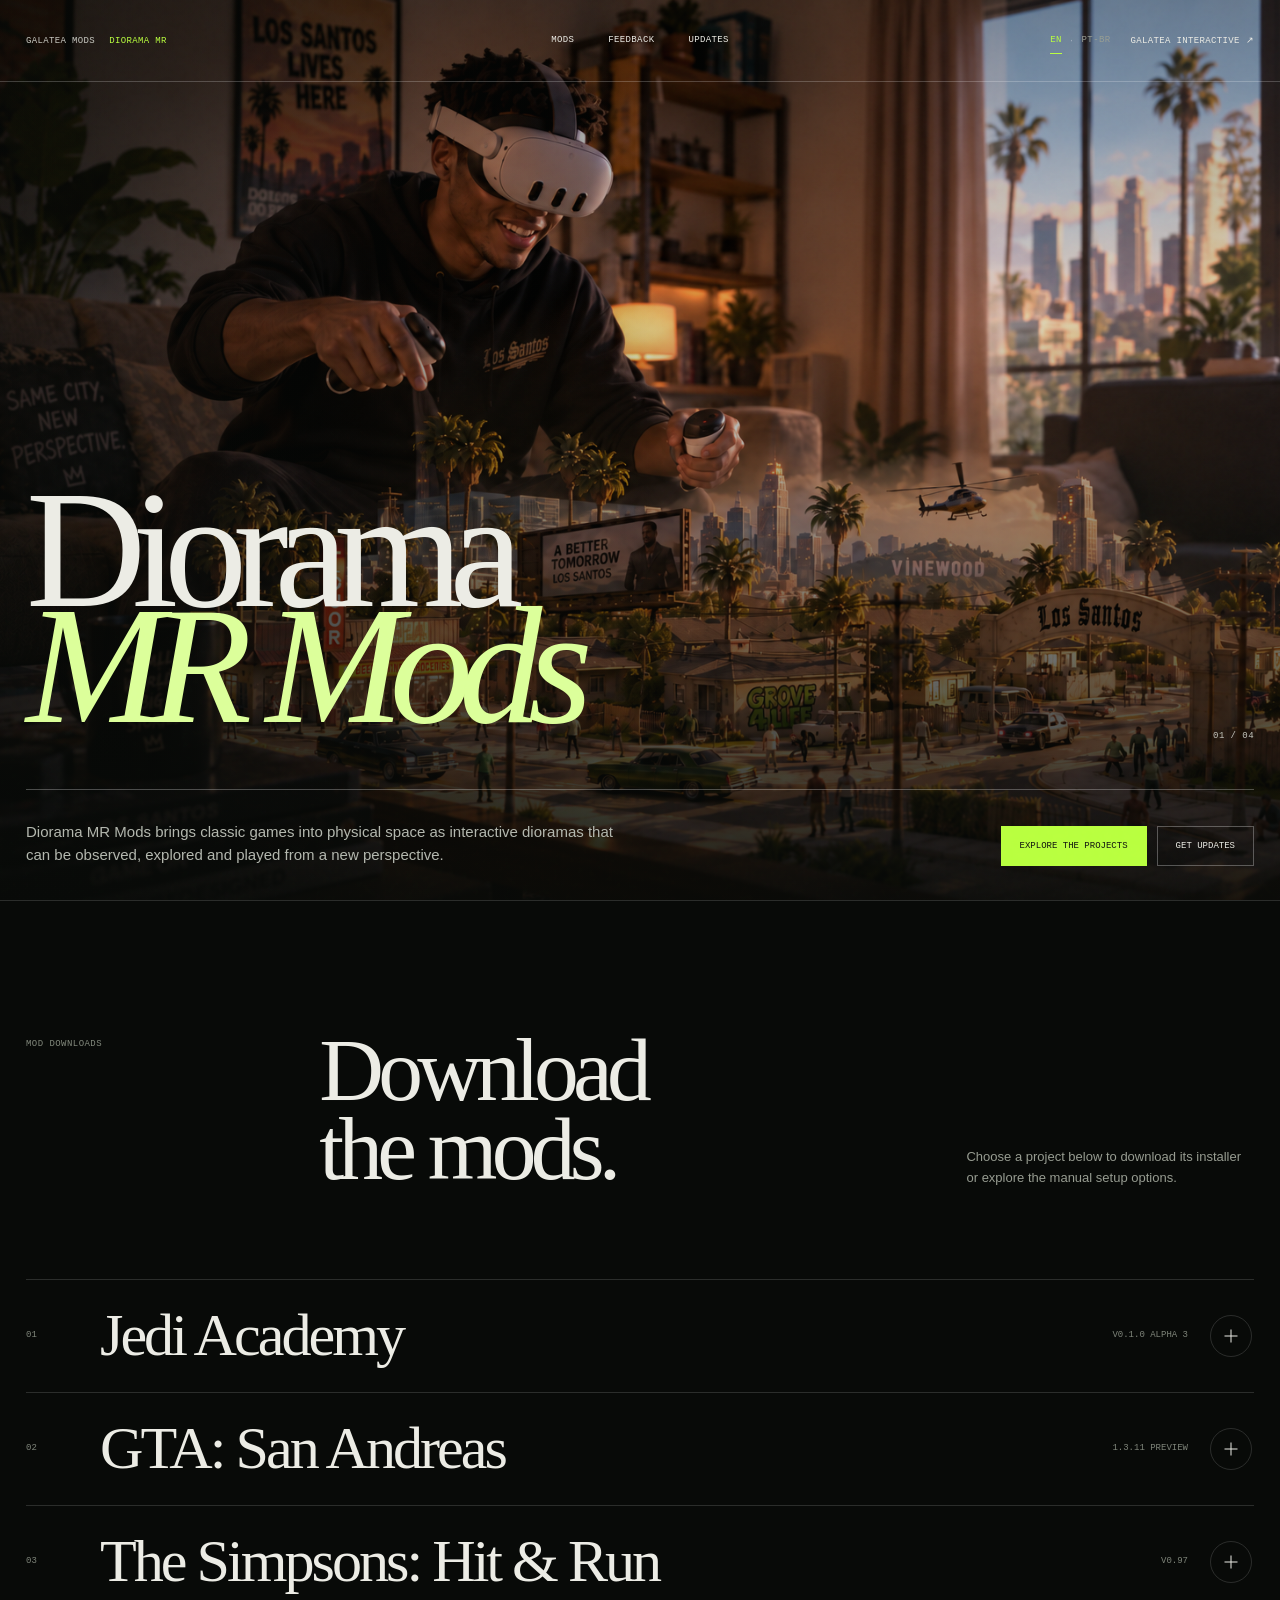
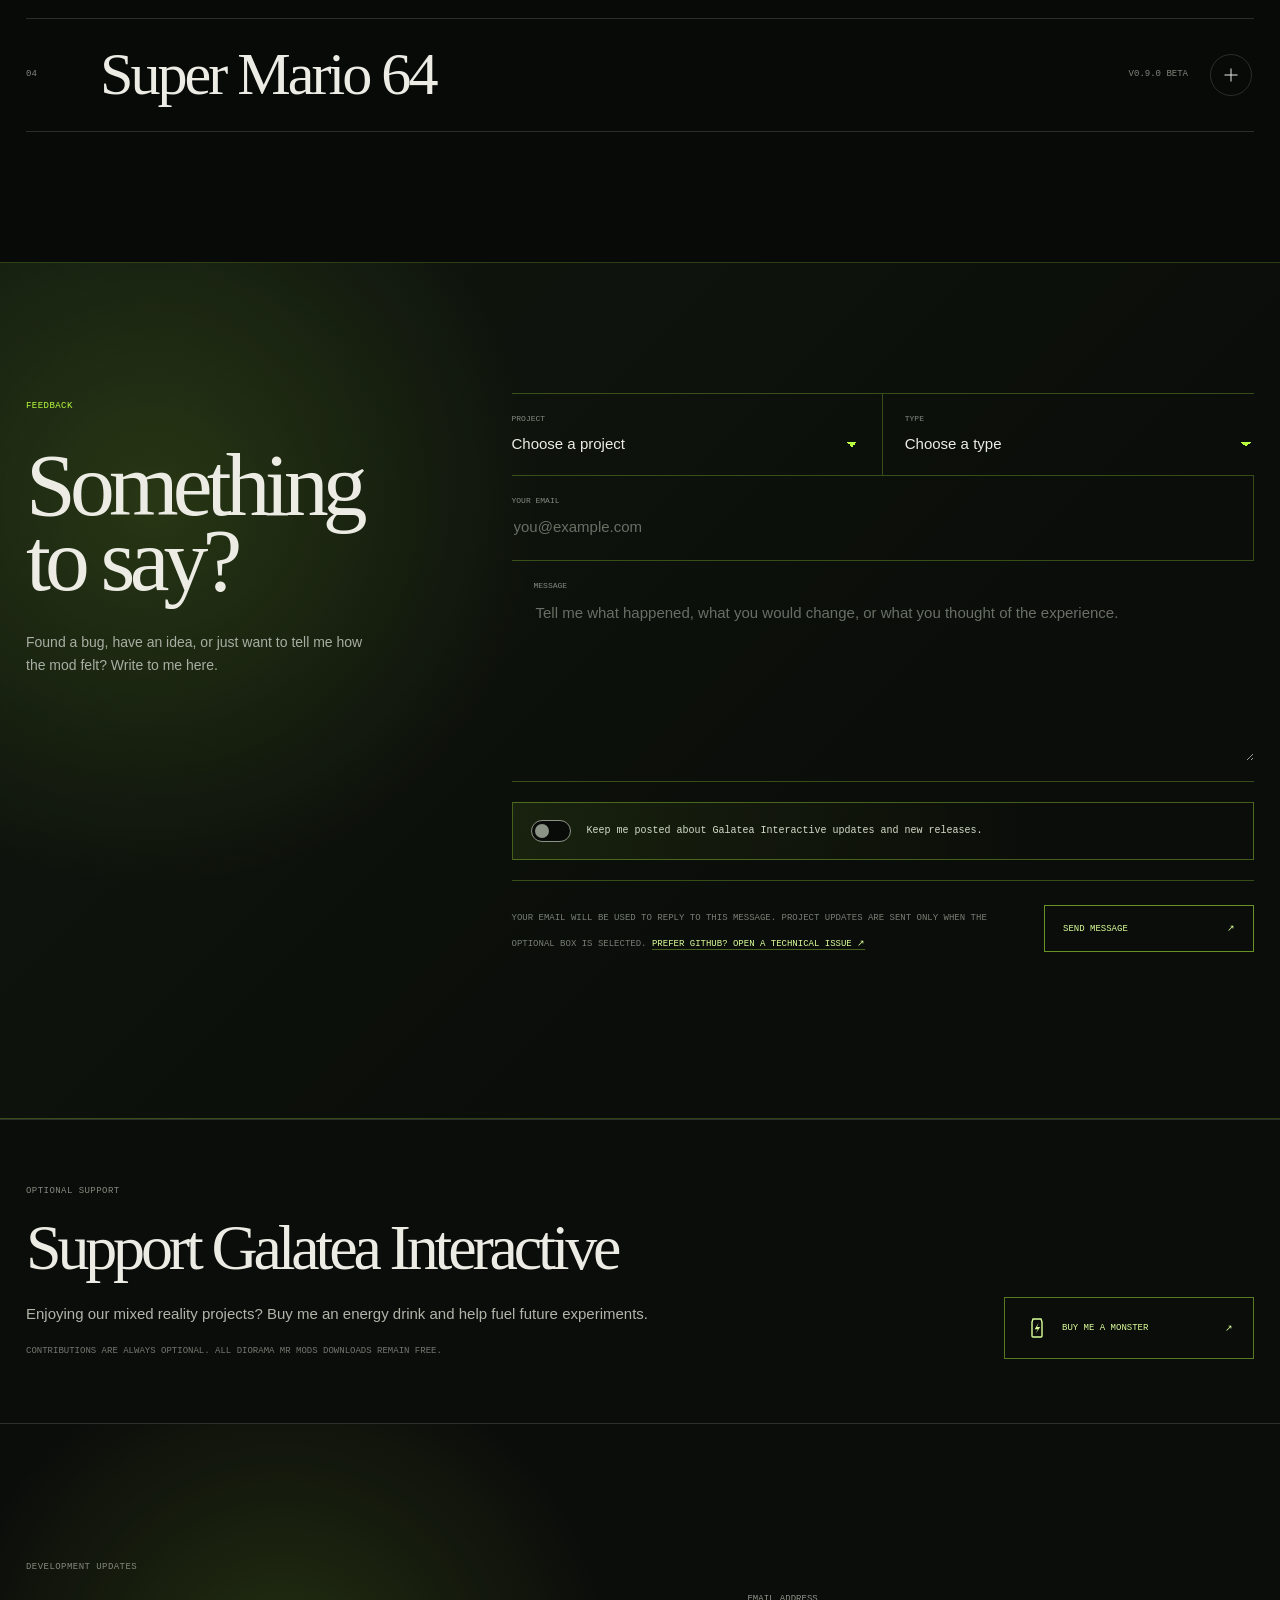
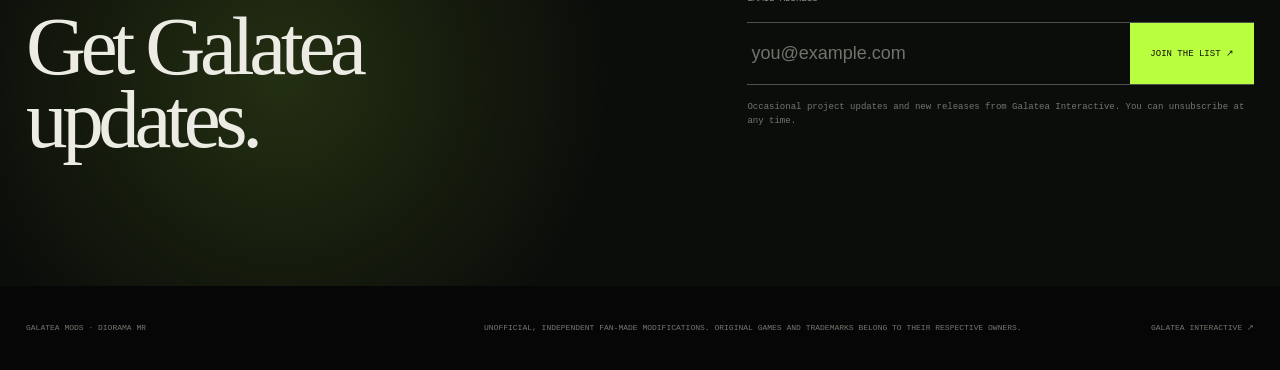
<file: index.html>
<!doctype html>
<html lang="en">
  <head>
    <meta charset="UTF-8" />
    <meta name="viewport" content="width=device-width, initial-scale=1" />
    <meta name="description" content="Diorama MR Mods transforms familiar game worlds into spatial mixed-reality dioramas." />
    <meta name="robots" content="index, follow" />
    <title>Diorama MR Mods — Galatea Mods</title>
    <link rel="canonical" href="https://galateainteractive.github.io/diorama-mr-mods/" />
    <link rel="alternate" hreflang="en" href="https://galateainteractive.github.io/diorama-mr-mods/" />
    <link rel="alternate" hreflang="pt-BR" href="https://galateainteractive.github.io/diorama-mr-mods/pt-br/" />
    <link rel="alternate" hreflang="x-default" href="https://galateainteractive.github.io/diorama-mr-mods/" />
    <link rel="stylesheet" href="styles.css?v=language-switcher-1" />
  </head>
  <body>
    <div class="grain" aria-hidden="true"></div>

    <header class="site-header">
      <a class="brand" href="#top" aria-label="Diorama MR Mods home">
        <span>Galatea Mods</span>
        <strong>Diorama MR</strong>
      </a>
      <nav aria-label="Main navigation">
        <a href="#mods">Mods</a>
        <a href="#feedback">Feedback</a>
        <a href="#updates">Updates</a>
      </nav>
      <div class="header-actions">
        <div class="language-switcher" aria-label="Language">
          <a class="is-active" href="./" lang="en" aria-current="page">EN</a>
          <span aria-hidden="true">·</span>
          <a href="pt-br/" lang="pt-BR">PT-BR</a>
        </div>
        <a class="back-link" href="https://www.instagram.com/galateainteractive/" target="_blank" rel="noopener noreferrer">Galatea Interactive ↗</a>
      </div>
    </header>

    <main>
      <section id="top" class="hero">
        <img class="hero-image" src="assets/project-02.png" alt="A mixed-reality city diorama filling a living room table" />
        <div class="hero-shade" aria-hidden="true"></div>
        <div class="hero-copy">
          <h1>Diorama<br /><em>MR Mods</em></h1>
          <div class="hero-bottom">
            <div class="hero-description">
              <p class="hero-summary">Diorama MR Mods brings classic games into physical space as interactive dioramas that can be observed, explored and played from a new perspective.</p>
            </div>
            <div class="hero-actions">
              <a href="#mods">Explore the projects</a>
              <a href="#updates">Get updates</a>
            </div>
          </div>
        </div>
        <p class="hero-index">01 / 04</p>
      </section>

      <section id="mods" class="projects" aria-labelledby="projects-title">
        <header class="section-heading reveal">
          <p class="section-label">Mod downloads</p>
          <h2 id="projects-title">Download <br />the mods.</h2>
          <p>Choose a project below to download its installer or explore the manual setup options.</p>
        </header>

        <div class="project-list">
          <details class="project-card reveal" name="mods" data-release-repo="galateainteractive/JKXR-Diorama-MR" data-release-prefix="v" data-release-name="JKXR Diorama MR">
            <summary>
              <span class="project-number">01</span>
              <span class="project-title"><strong>Jedi Academy</strong></span>
              <span class="project-status">v0.1.0 alpha 3</span>
              <span class="project-toggle" aria-hidden="true"></span>
            </summary>
            <div class="project-body">
              <figure><img src="assets/project-01.png" alt="A science-fiction city presented as a mixed-reality diorama" /></figure>
              <div class="project-info">
                <div class="release-meta"><span>v0.1.0-alpha.3</span><span>Meta Quest</span><span>GPL-2.0</span></div>
                <p class="release-note">Early alpha release. Original Jedi Academy game data is not included.</p>
                <section class="easy-install" aria-labelledby="jedi-install-title">
                  <div><span>Recommended</span><h4 id="jedi-install-title">Easy installation</h4></div>
                  <p>The installer finds your Jedi Academy files, checks them, installs the Quest app and transfers the required game data.</p>
                  <a class="primary-download" data-release-asset="installer" href="https://github.com/galateainteractive/JKXR-Diorama-MR/releases/download/v0.1.0-alpha.3/JKXR-Diorama-MR-0.1.0-alpha.3-Installer.exe" target="_blank" rel="noopener noreferrer">Download installer <span data-release-version>v0.1.0 alpha 3 ↗</span></a>
                </section>
                <p class="standalone-note"><strong>Runs natively on Meta Quest.</strong> A Windows PC and USB connection are only required for installation.</p>
                <details class="download-options">
                  <summary>Other options and project files <span>+</span></summary>
                  <div>
                    <p>For a manual setup, install the APK with ADB or SideQuest and transfer your legally obtained game files separately.</p>
                    <div class="project-actions" aria-label="Other downloads for Jedi Academy">
                      <a data-release-asset="apk" href="https://github.com/galateainteractive/JKXR-Diorama-MR/releases/download/v0.1.0-alpha.3/JKXR-Diorama-MR-0.1.0-alpha.3.apk" target="_blank" rel="noopener noreferrer">Download APK <span>Manual installation ↗</span></a>
                      <a href="https://github.com/galateainteractive/JKXR-Diorama-MR" target="_blank" rel="noopener noreferrer">View project on GitHub <span>Source and documentation ↗</span></a>
                      <a data-release-asset="checksum" href="https://github.com/galateainteractive/JKXR-Diorama-MR/releases/download/v0.1.0-alpha.3/SHA256SUMS.txt" target="_blank" rel="noopener noreferrer">Verify download <span>SHA-256 checksums ↗</span></a>
                      <a data-release-page href="https://github.com/galateainteractive/JKXR-Diorama-MR/releases/tag/v0.1.0-alpha.3" target="_blank" rel="noopener noreferrer">Release details <span>GitHub ↗</span></a>
                    </div>
                  </div>
                </details>
              </div>
              <div class="project-details">
                <section class="features">
                  <h4>Diorama MR features</h4>
                  <ul class="feature-list"><li>Mixed-reality diorama mode for the Jedi Academy campaign</li><li>Adjustable diorama position, rotation and scale</li><li>Force powers and weapon aiming adapted to the diorama perspective</li><li>Switch between Diorama MR and JKXR's immersive VR mode</li></ul>
                </section>
                <section>
                  <h4>Requirements for installation</h4>
                  <ul><li>Compatible Meta Quest with Developer Mode enabled</li><li>Windows PC and USB connection</li><li>Legally obtained PC copy of Jedi Academy</li><li>USB debugging authorization</li></ul>
                </section>
                <section class="after-installation">
                  <h4>After installation</h4>
                  <p>Launch the mod directly on the headset. The PC is not required while playing.</p>
                  <p class="small-note">Windows may show a SmartScreen warning because the installer is not Authenticode-signed. Verify its SHA-256 checksum before running it.</p>
                </section>
                <details class="project-more">
                  <summary>Credits, source and legal notice <span>+</span></summary>
                  <div>
                    <p>Built on community work including <a href="https://github.com/Team-Beef-Studios/JKXR" target="_blank" rel="noopener noreferrer">JKXR</a>, <a href="https://github.com/JACoders/OpenJK" target="_blank" rel="noopener noreferrer">OpenJK</a>, <a href="https://github.com/KhronosGroup/OpenXR-SDK-Source" target="_blank" rel="noopener noreferrer">OpenXR SDK Source</a>, <a href="https://github.com/ptitSeb/gl4es" target="_blank" rel="noopener noreferrer">gl4es</a>, <a href="https://github.com/AerialX/openal-soft-android" target="_blank" rel="noopener noreferrer">OpenAL Soft Android</a>, <a href="https://github.com/martinmoene/gsl-lite" target="_blank" rel="noopener noreferrer">gsl-lite</a>, <a href="https://github.com/ioquake/ioq3" target="_blank" rel="noopener noreferrer">ioquake3</a> and <a href="https://github.com/lunixbochs/glshim" target="_blank" rel="noopener noreferrer">glshim</a>.</p>
                    <p>Unofficial fan-made open-source modification. Not affiliated with or endorsed by Lucasfilm, Disney, Activision, Raven Software, Electronic Arts, Meta or the original rights holders. Users must provide their own legally obtained game copy.</p>
                  </div>
                </details>
                <section class="developer-note">
                  <div class="developer-note-heading"><span>Developer's note</span><small>Filipe Maliska · Work in progress</small></div>
                  <div class="developer-note-copy">
                    <p>Jedi Academy already runs natively in immersive VR on Meta Quest through Team Beef's JKXR. This mod builds on that work by adding a mixed-reality diorama mode.</p>
                    <p>Although Jedi Academy contains large maps, its level structure works surprisingly well as a diorama. The entire map does not need to fit inside your room at once. As new game areas are revealed, they become new sections of the miniature environment that can be repositioned and scaled around your physical space.</p>
                    <p>Making the external diorama perspective work also required changes to the game's visibility and rendering systems, so effects, doors, characters and other elements remain active and visible even when the headset is physically far from the player character.</p>
                    <p>Some maps can still expose several areas at the same time, causing more of the environment to be rendered than intended and producing occasional performance drops. So far I have only encountered this in a few specific situations, and I am still refining the visibility rules for those maps.</p>
                    <p>Force powers and weapon aiming use a hybrid approach between immersive interaction and traditional game controls. You point with your hand to select positions directly in the scene, while other actions remain button based. The lightsaber, for example, currently uses button controls. These interactions are still experimental, and feedback will help me decide whether they should remain hybrid, become fully button based or move further toward immersive hand control.</p>
                    <p>The full campaign has not yet been tested from beginning to end, so some maps, scripted moments, controls or performance-heavy areas may still need specific Diorama MR adjustments. If you find a bug, an area that does not perform well, or an interaction that has not been properly adapted, please send a report. I'll investigate it and work on a fix or improvement for a future update.</p>
                    <a class="feedback-trigger" href="#feedback" data-project="Jedi Academy Diorama MR">Found something or have an idea? Send feedback <span>↘</span></a>
                  </div>
                </section>
              </div>
            </div>
          </details>

          <details class="project-card reveal" name="mods" data-release-repo="galateainteractive/gta-sa-diorama-mr-quest" data-release-prefix="gta-installer-v" data-release-name="GTA San Andreas Diorama MR Installer">
            <summary>
              <span class="project-number">02</span>
              <span class="project-title"><strong>GTA: San Andreas</strong></span>
              <span class="project-status">1.3.11 preview</span>
              <span class="project-toggle" aria-hidden="true"></span>
            </summary>
            <div class="project-body">
              <figure><img src="assets/project-02.png" alt="A city and its streets presented as a mixed-reality diorama" /></figure>
              <div class="project-info">
                <div class="release-meta"><span>1.3.11 preview</span><span>Quest 3S tested</span><span>Public preview</span></div>
                <p class="release-note">Fixes the occupied car disappearing periodically while cycling TRACK, FOLLOW and FIXED. Requires your own legally purchased Google Play copy of GTA San Andreas for Android 2.11.311 (ARM64 complete split APK set) and the supported PS2-style audio archive. Game data and a prebuilt modified APK are not included.</p>
                <section class="easy-install" aria-labelledby="gta-install-title">
                  <div><span>Recommended</span><h4 id="gta-install-title">Easy installation</h4></div>
                  <p>The installer checks your supplied game files, creates your personal Quest build locally and installs it on the headset.</p>
                  <a class="primary-download" data-release-asset="installer" href="https://github.com/galateainteractive/gta-sa-diorama-mr-quest/releases/download/gta-installer-v1.3.11/GTA-SA-Diorama-MR-Installer.exe" target="_blank" rel="noopener noreferrer">Download installer <span data-release-version>1.3.11 preview ↗</span></a>
                </section>
                <p class="standalone-note"><strong>Runs natively on Meta Quest.</strong> A Windows PC, USB connection and internet access are only required for the initial build and installation.</p>
                <details class="download-options">
                  <summary>Other download information <span>+</span></summary>
                  <div>
                    <p>A prebuilt APK is not provided because the Quest package must be created locally from files supplied by the game owner.</p>
                    <div class="project-actions" aria-label="Other downloads for GTA San Andreas">
                      <a href="https://github.com/galateainteractive/gta-sa-diorama-mr-quest" target="_blank" rel="noopener noreferrer">View project on GitHub <span>Source and documentation ↗</span></a>
                      <a data-release-asset="checksum" href="https://github.com/galateainteractive/gta-sa-diorama-mr-quest/releases/download/gta-installer-v1.3.11/GTA-SA-Diorama-MR-Installer.exe.sha256" target="_blank" rel="noopener noreferrer">Verify download <span>SHA-256 checksums ↗</span></a>
                      <a data-release-page href="https://github.com/galateainteractive/gta-sa-diorama-mr-quest/releases/tag/gta-installer-v1.3.11" target="_blank" rel="noopener noreferrer">Release details <span>GitHub ↗</span></a>
                    </div>
                  </div>
                </details>
              </div>
              <div class="project-details">
                <section class="features">
                  <h4>Diorama MR features</h4>
                  <ul class="feature-list"><li>Los Santos rendered as a mixed-reality miniature in your physical room</li><li>Three diorama modes: Track, Follow and Fixed</li><li>Adjustable diorama position, rotation and scale</li><li>Controls adapted for combat, vehicles and mission interactions</li><li>Mission and follow-target markers remain visible beyond the rendered area, helping orient you through your physical room</li><li>Passthrough that responds to the game's weather and time of day</li><li>Switch between Diorama MR and the immersive VR mode inherited from the underlying port</li></ul>
                </section>
                <section>
                  <h4>Requirements for installation</h4>
                  <ul><li>Meta Quest with Developer Mode and USB debugging enabled; Quest 3S is currently tested</li><li>Windows 10 or 11 PC with approximately 15 GB free</li><li>Approximately 6 GB free on the headset</li><li>Official Google Play GTA San Andreas 2.11.311 ARM64 complete split APK set</li><li>Supported PS2-style audio archive from the “Original plan mod pack” dated 16 August 2026</li><li>Android phone or tablet with the official game, or a previously exported complete split set</li><li>Internet access for the initial build-tool download</li></ul>
                </section>
                <section class="after-installation">
                  <h4>After installation</h4>
                  <p>Launch the personal build directly on the headset. The PC is not required while playing.</p>
                  <p class="small-note">The installer is not currently code-signed, so Windows may show an unknown-publisher warning. Verify the downloaded file against the published SHA-256 checksum.</p>
                </section>
                <details class="project-more">
                  <summary>Compatibility, FAQ and legal notice <span>+</span></summary>
                  <div>
                    <h4>Important compatibility note</h4>
                    <p>The game must be the official Google Play ARM64 release 2.11.311 (versionCode 4234641). Modified, merged, re-signed or third-party APK downloads are rejected. A single base APK is not enough; keep <code>base.apk</code> with every exported <code>split_*.apk</code>, including the ARM64 and main-data splits.</p>
                    <p>For audio, use <code>gta-sa-ps2-style-mod-pack_1786856007_737162.7z</code> from the “Original plan mod pack” dated 16 August 2026. CLASSIC ADVANCED v1.0 and v1.1 are not compatible.</p>
                    <h4>Why is there no APK download?</h4>
                    <p>A prebuilt modified APK would redistribute Rockstar code and game assets. The installer contains only the adaptation and build workflow, then creates a personal package locally from files supplied by the game owner.</p>
                    <h4>Legal and safety</h4>
                    <p>Unofficial fan-made modification. Not affiliated with, endorsed by or sponsored by Rockstar Games, Take-Two Interactive or Meta. Grand Theft Auto, Grand Theft Auto: San Andreas and related names and assets belong to their respective owners.</p>
                    <p>The installer does not contain Rockstar game data, the external audio pack, save files, personal settings or signing keys. Keep the room clear and use the platform safety features appropriate for your environment.</p>
                  </div>
                </details>
                <section class="developer-note">
                  <div class="developer-note-heading"><span>Developer's note</span><small>Filipe Maliska · Public preview</small></div>
                  <div class="developer-note-copy">
                    <p>Turning an open world like GTA San Andreas into a diorama creates a different challenge from working with self-contained levels. The game needs to render enough of Los Santos to make its streets and the shape of the city readable from a distance, while keeping the visible area small enough to run reliably on the headset.</p>
                    <p>I tested several visibility ranges and settled on a player-centered rendered area that, for me, offers a good balance between performance and the feeling of looking at a real miniature. This is not necessarily final. Depending on future optimizations and player feedback, I may add more options for the size and extent of the visible area.</p>
                    <p>A considerable amount of work has already gone into making the visibility system understand what should remain visible, but there are still some gaps. Certain large surfaces, such as a continuous grass area, may be treated as one complete piece. In some situations, they can disappear even though part of the surface falls inside the visible radius, leaving transparent areas in the diorama.</p>
                    <p>Buildings present a related challenge. I would like structures that cross the edge of the visible radius to remain complete instead of being cut in half. However, some buildings are connected to other geometry, so rendering the entire structure can reveal much more than intended or affect performance. I plan to continue refining these rules to make the edge of the visible area feel more natural and consistent.</p>
                    <p>I also experimented with a larger system using one rendered region around the player, another around the physical observer, and a continuous visible path connecting them. The result was too unstable in terms of performance, so the current version uses only the player-centered region. The idea has not been completely discarded and may return in another form.</p>
                    <p>Mission objectives and characters that need to be followed can be located beyond the rendered area. Their markers remain visible in the correct direction outside the miniature, turning the physical room into a navigation reference. Even when the destination itself is not yet visible, it is possible to look across the room and understand where to go without rendering the entire city.</p>
                    <p>The three diorama modes change how the miniature behaves in your room rather than changing its visual perspective. <strong>Track</strong> works like a treadmill: the character remains around the center while the scenery moves underneath, making it especially practical for playing seated or with the diorama positioned on a table. <strong>Follow</strong> uses a similar approach but maintains a trailing view behind the character or vehicle. It can make the game easier to follow, although the additional visual movement may be less comfortable for players who are sensitive to motion.</p>
                    <p><strong>Fixed</strong> is the mode I find most interesting when there is enough physical space. The diorama remains positioned in the room while Los Santos is gradually revealed as the character or vehicle moves through the city. It feels closer to having a physical miniature of Los Santos occupying the room.</p>
                    <p>Whichever mode I use, my personal preference is to keep the diorama as far away and as small as possible. I am particularly interested in the feeling of observing a miniature city rather than standing inside the game world.</p>
                    <p>Adapting the controls is another ongoing challenge because GTA San Andreas contains many different mechanics, vehicles and mission-specific interactions. Aiming is currently controller-based and uses the analog stick. I am considering adding an optional immersive aiming mode, similar to the hybrid approach used in Jedi Academy, allowing players to point the weapon physically while preserving the traditional controls.</p>
                    <p>Installation is more involved than with the other mods because the original Android game must be exported as a complete split APK set. It is important to follow every step carefully, including installing the required extraction app on the phone or tablet. Once the correct game files and supported audio archive are prepared, the installer handles the remaining process and the setup is straightforward.</p>
                    <p>GTA San Andreas is a very large game, and the full campaign has not yet been tested from beginning to end. If you find a bug, an area that performs poorly, or a control, mission or interaction that has not been properly adapted, please send a report. I'll investigate it and work on a fix or improvement for a future update.</p>
                    <a class="feedback-trigger" href="#feedback" data-project="GTA San Andreas Diorama MR">Found something or have an idea? Send feedback <span>↘</span></a>
                  </div>
                </section>
              </div>
            </div>
          </details>

          <details class="project-card reveal" name="mods" data-release-repo="galateainteractive/Diorama-MR-Mods-Releases" data-release-prefix="simpsons-hit-and-run-" data-release-name="The Simpsons: Hit &amp; Run Diorama MR">
            <summary>
              <span class="project-number">03</span>
              <span class="project-title"><strong>The Simpsons: Hit &amp; Run</strong></span>
              <span class="project-status">v0.97</span>
              <span class="project-toggle" aria-hidden="true"></span>
            </summary>
            <div class="project-body">
              <figure><img src="assets/project-03.png" alt="Springfield presented as a mixed-reality diorama" /></figure>
              <div class="project-info">
                <div class="release-meta"><span>v0.97</span><span>Meta Quest 3</span><span>Unofficial mod</span></div>
                <p class="release-note">A legally obtained PC copy of The Simpsons: Hit &amp; Run is required. Original game data is not included.</p>
                <section class="easy-install" aria-labelledby="simpsons-install-title">
                  <div><span>Recommended</span><h4 id="simpsons-install-title">Easy installation</h4></div>
                  <p>The installer finds your original game folder, checks the files, installs the Quest app and transfers the required game data.</p>
                  <a class="primary-download" data-release-asset="installer" href="https://github.com/galateainteractive/Diorama-MR-Mods-Releases/releases/download/simpsons-hit-and-run-v0.97/SimpsonsHitRun-DioramaMR-Installer-v0.97.exe" target="_blank" rel="noopener noreferrer">Download installer <span data-release-version>v0.97 ↗</span></a>
                </section>
                <p class="standalone-note"><strong>Runs natively on Meta Quest.</strong> A Windows PC and USB connection are only required for installation.</p>
                <details class="download-options">
                  <summary>Other installation options <span>+</span></summary>
                  <div>
                    <p>For a manual setup, install the APK with ADB or SideQuest and transfer your legally obtained game files separately.</p>
                    <div class="project-actions" aria-label="Other downloads for The Simpsons Hit and Run">
                      <a data-release-asset="apk" href="https://github.com/galateainteractive/Diorama-MR-Mods-Releases/releases/download/simpsons-hit-and-run-v0.97/SimpsonsHitRun-DioramaMR-v0.97.apk" target="_blank" rel="noopener noreferrer">Download APK <span>Manual installation ↗</span></a>
                      <a data-release-asset="checksum" href="https://github.com/galateainteractive/Diorama-MR-Mods-Releases/releases/download/simpsons-hit-and-run-v0.97/SHA256SUMS-v0.97.txt" target="_blank" rel="noopener noreferrer">Verify download <span>SHA-256 checksums ↗</span></a>
                      <a data-release-page href="https://github.com/galateainteractive/Diorama-MR-Mods-Releases/releases/tag/simpsons-hit-and-run-v0.97" target="_blank" rel="noopener noreferrer">Release details <span>GitHub ↗</span></a>
                    </div>
                  </div>
                </details>
              </div>
              <div class="project-details">
                <section class="features">
                  <h4>Diorama MR features</h4>
                  <ul class="feature-list"><li>Springfield rendered as a mixed-reality miniature in passthrough, with the familiar Simpsons clouds floating in your physical room</li><li>Two diorama modes: Treadmill and Fixed</li><li>Two sizes for the fully rendered spotlight</li><li>Optional extended map view showing surrounding roads and terrain</li><li>Adjustable diorama position, rotation and scale</li><li>Spatial audio aligned with the diorama, preserving direction and distance</li><li>Interiors, HUD and mission information adapted to the diorama perspective</li><li>Switch between Diorama MR and the immersive VR mode inherited from the underlying port</li></ul>
                </section>
                <section>
                  <h4>Requirements for installation</h4>
                  <ul><li>Meta Quest 3 with Developer Mode enabled</li><li>Windows PC and USB data connection</li><li>Legally obtained, unmodified PC copy of Hit &amp; Run</li><li>USB debugging authorization and free storage space</li></ul>
                </section>
                <section class="after-installation">
                  <h4>After installation</h4>
                  <p>Launch the mod from Unknown Sources on the headset. The PC is not required while playing.</p>
                  <p class="small-note">Some missions, effects, interiors and performance-heavy areas may still need Diorama MR-specific adjustments.</p>
                </section>
                <details class="project-more">
                  <summary>Credits and legal notice <span>+</span></summary>
                  <div>
                    <p>Built on community work by <a href="https://github.com/kote2345/The-Simpsons-Hit-and-Run-VR" target="_blank" rel="noopener noreferrer">kote2345</a>, <a href="https://github.com/Carlox33/The-Simpsons-Hit-and-Run-Android" target="_blank" rel="noopener noreferrer">Carlox33</a> and <a href="https://github.com/ZenoArrows/The-Simpsons-Hit-and-Run" target="_blank" rel="noopener noreferrer">ZenoArrows</a>.</p>
                    <p>Unofficial fan-made adaptation. Not affiliated with Radical Entertainment, the original publishers, Meta, The Simpsons rights holders or upstream port authors. Do not redistribute original copyrighted game assets.</p>
                  </div>
                </details>
                <section class="developer-note">
                  <div class="developer-note-heading"><span>Developer's note</span><small>Filipe Maliska · Work in progress</small></div>
                  <div class="developer-note-copy">
                    <p>Like GTA San Andreas, The Simpsons: Hit &amp; Run takes place in an open world. Springfield is not as large as Los Santos, but adapting it as a diorama creates many of the same visibility and performance challenges.</p>
                    <p>For this mod, I decided to provide different ways of displaying the city instead of relying on a single visibility setup. The central spotlight contains the fully rendered, full-color environment around the character. Players can choose between two spotlight sizes, switching between them depending on the scene, the desired view and headset performance.</p>
                    <p>There is also an optional extended map view. When enabled, a larger surrounding area remains visible in a simplified gray form, showing terrain and roads without fully rendering every object. This makes it possible to see where a street continues or curves and to understand the broader shape of Springfield without the performance cost of displaying the complete environment.</p>
                    <p>This extended view is optional. Players can disable it and use only the fully rendered spotlight, or combine it with either of the available spotlight sizes. I am still refining the balance between visibility and performance, but the current options make it possible to change the presentation according to what works best at each moment.</p>
                    <p>In Treadmill mode, the character remains close to the center while Springfield moves underneath. This works particularly well with the diorama positioned on a table and makes it practical to play seated or without using much physical space.</p>
                    <p>Fixed mode keeps the diorama anchored in the physical room while the character moves through the city. With enough space, it creates a stronger impression of Springfield existing as a larger physical miniature around the player.</p>
                    <p>The audio was also adapted to the diorama perspective. Sounds remain connected to their positions within the miniature, preserving direction and distance. A vehicle moving on the left side of the diorama, for example, is heard from the left, while sounds become more distant as the character moves farther away.</p>
                    <p>The campaign has been tested up to the Bart section, but I have not yet completed the entire game in Diorama MR. Later missions may contain mechanics, interiors or interactions that still need specific adaptation. If you find a bug, an area that performs poorly, or a mission or control that does not work correctly, please send a report. I'll investigate it and work on a fix or improvement for a future update.</p>
                    <a class="feedback-trigger" href="#feedback" data-project="The Simpsons: Hit &amp; Run Diorama MR">Found something or have an idea? Send feedback <span>↘</span></a>
                  </div>
                </section>
              </div>
            </div>
          </details>

          <details class="project-card reveal" name="mods" data-release-repo="galateainteractive/sm64coopdx-diorama-mr" data-release-prefix="v" data-release-name="SM64 Diorama MR">
            <summary>
              <span class="project-number">04</span>
              <span class="project-title"><strong>Super Mario 64</strong></span>
              <span class="project-status">v0.9.0 beta</span>
              <span class="project-toggle" aria-hidden="true"></span>
            </summary>
            <div class="project-body">
              <figure><img src="assets/project-04.png" alt="A haunted mansion presented as a mixed-reality diorama" /></figure>
              <div class="project-info">
                <div class="release-meta"><span>v0.9.0 beta</span><span>Meta Quest 3</span><span>Standalone</span></div>
                <p class="release-note">The installer and APK do not contain a ROM or proprietary Nintendo assets.</p>
                <section class="easy-install" aria-labelledby="mario-install-title">
                  <div><span>Recommended</span><h4 id="mario-install-title">Easy installation</h4></div>
                  <p>The installer checks your compatible ROM, installs the Quest app and copies the ROM to the correct location.</p>
                  <a class="primary-download" data-release-asset="installer" href="https://github.com/galateainteractive/sm64coopdx-diorama-mr/releases/download/v0.9.0/SM64-Diorama-MR-v0.9.0-Installer.exe" target="_blank" rel="noopener noreferrer">Download installer <span data-release-version>v0.9.0 beta ↗</span></a>
                </section>
                <p class="standalone-note"><strong>Runs natively on Meta Quest.</strong> A Windows PC and USB connection are only required for installation.</p>
                <details class="download-options">
                  <summary>Other options and project files <span>+</span></summary>
                  <div>
                    <p>For a manual setup, install the APK with ADB or SideQuest and copy your legally obtained compatible ROM to the Quest separately.</p>
                    <div class="project-actions" aria-label="Other downloads for Super Mario 64">
                      <a data-release-asset="apk" href="https://github.com/galateainteractive/sm64coopdx-diorama-mr/releases/download/v0.9.0/SM64-Diorama-MR-v0.9.0.apk" target="_blank" rel="noopener noreferrer">Download APK <span>Manual installation ↗</span></a>
                      <a href="https://github.com/galateainteractive/sm64coopdx-diorama-mr" target="_blank" rel="noopener noreferrer">View project on GitHub <span>Source and documentation ↗</span></a>
                      <a data-release-asset="checksum" href="https://github.com/galateainteractive/sm64coopdx-diorama-mr/releases/download/v0.9.0/SHA256SUMS-v0.9.0.txt" target="_blank" rel="noopener noreferrer">Verify download <span>SHA-256 checksums ↗</span></a>
                      <a data-release-page href="https://github.com/galateainteractive/sm64coopdx-diorama-mr/releases/tag/v0.9.0" target="_blank" rel="noopener noreferrer">Release details <span>GitHub ↗</span></a>
                    </div>
                  </div>
                </details>
              </div>
              <div class="project-details">
                <section class="features">
                  <h4>Diorama MR features</h4>
                  <ul class="feature-list"><li>Super Mario 64 rendered as a mixed-reality miniature in your physical room</li><li>Adjustable diorama position, rotation and scale</li><li>Room-scale observation independent from the original game camera</li><li>Movement adapted to the diorama perspective</li><li>Spatial audio aligned with the miniature</li><li>Gameplay- and level-responsive passthrough color effects</li><li>SM64 Co-Op DX co-op available in Diorama MR</li><li>Switch between Diorama MR and other view modes from the underlying VR port</li></ul>
                </section>
                <section>
                  <h4>Requirements for installation</h4>
                  <ul><li>Meta Quest 3 with Developer Mode enabled</li><li>Windows PC and USB connection for the installer</li><li>Legally obtained, unmodified US Super Mario 64 .z64 ROM</li><li>USB debugging authorization</li></ul>
                </section>
                <section class="after-installation">
                  <h4>After installation</h4>
                  <p>Launch the mod directly on the headset. The PC is not required while playing.</p>
                  <p class="small-note">Windows may show an Unknown Publisher warning because the installer is not Authenticode-signed. Only continue with a file downloaded from this page and verified against the published checksum.</p>
                </section>
                <details class="project-more">
                  <summary>Credits and legal notice <span>+</span></summary>
                  <div>
                    <p>Built on the work of <a href="https://github.com/fulldivegames/sm64coopdx-VR-Standalone-Physics-based" target="_blank" rel="noopener noreferrer">fulldivegames' SM64 Co-Op DX VR port</a>, SM64 Co-Op DX, sm64ex-coop, sm64ex, sm64-port and the Super Mario 64 decompilation community. See the <a href="https://github.com/galateainteractive/sm64coopdx-diorama-mr" target="_blank" rel="noopener noreferrer">project repository</a> for source and complete lineage.</p>
                    <p>Unofficial, non-commercial fan project. Not affiliated with Nintendo, Meta or upstream projects. Users must provide their own legally obtained compatible game copy.</p>
                  </div>
                </details>
                <section class="developer-note">
                  <div class="developer-note-heading"><span>Developer's note</span><small>Filipe Maliska · Work in progress</small></div>
                  <div class="developer-note-copy">
                    <p>Super Mario 64 works particularly well as a diorama because most of its levels are already designed as self-contained spaces. Unlike the open worlds of GTA San Andreas and The Simpsons: Hit &amp; Run, many of Mario's levels can be rendered in their entirety and scaled to fit comfortably inside a physical room.</p>
                    <p>This makes it possible to see the structure of a complete level as a miniature while still playing the original game. The diorama can be repositioned, rotated and resized, and the player can physically observe it from different angles without being limited to the original game camera.</p>
                    <p>Movement was adapted to remain intuitive from the diorama perspective, while spatial audio preserves the position of Mario and other sounds within the miniature.</p>
                    <p>Passthrough color effects allow the physical room to respond to events inside the game. The color changes when Mario collects a star or takes damage, and some levels influence the room according to their environment—for example, lava areas introduce a red tone.</p>
                    <p>These effects are still open to experimentation. More events and level-specific colors may be added, existing ones may be adjusted or removed, and I am considering making the system optional for players who prefer to keep the passthrough unchanged. In the current version, the color effects are always enabled.</p>
                    <p>Diorama MR builds on the native Meta Quest VR port developed by fulldivegames, which itself builds on SM64 Co-Op DX. Other view modes from that port remain available alongside Diorama MR. The co-op system inherited from SM64 Co-Op DX is also working well with the diorama mode.</p>
                    <p>The level-select cheat available through earlier SM64 Co-Op DX VR work allows players to visit different levels directly. Besides being useful for players who want to explore the game freely, it has also made it possible to test a large part of the game without completing the entire campaign in sequence.</p>
                    <p>One minor visual limitation can appear in levels containing separate rooms. From the external diorama perspective, a few objects belonging to rooms that are not currently rendered may sometimes remain visible.</p>
                    <p>This does not bother me much during normal gameplay, and I have already removed most of these out-of-room objects. A few isolated cases still remain, particularly around the castle interiors. I will continue observing how noticeable they are in practice and use player feedback to decide whether this system needs further refinement.</p>
                    <p>Most of the levels and situations I have tested are working well, and the game appears to be playable from beginning to end in Diorama MR. However, I have not yet completed a full playthrough of the entire game in this version. If you find a bug, a level that does not display correctly, an unexpected object, or a control or interaction that does not work as expected, please send a report. I'll investigate it and work on a fix or improvement for a future update.</p>
                    <a class="feedback-trigger" href="#feedback" data-project="Super Mario 64 Diorama MR">Found something or have an idea? Send feedback <span>↘</span></a>
                  </div>
                </section>
              </div>
            </div>
          </details>
        </div>
      </section>

      <section id="feedback" class="feedback reveal" aria-labelledby="feedback-title">
        <div class="feedback-intro">
          <p class="section-label">Feedback</p>
          <h2 id="feedback-title">Something<br />to say?</h2>
          <p>Found a bug, have an idea, or just want to tell me how the mod felt? Write to me here.</p>
        </div>
        <form id="feedback-form" data-endpoint="https://formspree.io/f/xppdawpp" novalidate>
          <input type="hidden" name="source" value="Diorama MR Mods website" />
          <div class="feedback-fields">
            <label>
              <span>Project</span>
              <select id="feedback-project" name="project" required>
                <option value="">Choose a project</option>
                <option>Jedi Academy Diorama MR</option>
                <option>GTA San Andreas Diorama MR</option>
                <option>The Simpsons: Hit &amp; Run Diorama MR</option>
                <option>Super Mario 64 Diorama MR</option>
                <option>General / website</option>
              </select>
            </label>
            <label>
              <span>Type</span>
              <select name="message_type" required>
                <option value="">Choose a type</option>
                <option>Bug report</option>
                <option>Suggestion</option>
                <option>Question</option>
                <option>Just sharing feedback</option>
              </select>
            </label>
            <label class="feedback-email">
              <span>Your email</span>
              <input name="email" type="email" autocomplete="email" placeholder="you@example.com" required />
            </label>
            <label class="feedback-message">
              <span>Message</span>
              <textarea name="message" rows="7" placeholder="Tell me what happened, what you would change, or what you thought of the experience." required></textarea>
            </label>
          </div>
          <label class="feedback-consent">
            <input id="feedback-updates" name="release_updates" type="checkbox" value="yes" />
            <span>Keep me posted about Galatea Interactive updates and new releases.</span>
          </label>
          <div class="feedback-submit-row">
            <p>Your email will be used to reply to this message. Project updates are sent only when the optional box is selected. <a href="https://github.com/galateainteractive/Diorama-MR-Mods-Releases/issues/new" target="_blank" rel="noopener noreferrer">Prefer GitHub? Open a technical issue ↗</a></p>
            <button type="submit">Send message <span>↗</span></button>
          </div>
          <p id="feedback-status" class="form-status" role="status" aria-live="polite"></p>
          <div id="post-send-updates" class="post-send-updates" hidden>
            <p><strong>Message sent.</strong> Want to receive occasional updates and new releases from Galatea Interactive?</p>
            <div>
              <button id="post-send-yes" type="button">Yes, keep me posted</button>
              <button id="post-send-no" type="button">Not now</button>
            </div>
          </div>
          <input class="feedback-honeypot" type="text" name="_gotcha" tabindex="-1" autocomplete="off" aria-hidden="true" />
        </form>
      </section>

      <section class="support reveal" aria-labelledby="support-title">
        <div class="support-copy">
          <p class="section-label">Optional support</p>
          <h2 id="support-title">Support Galatea Interactive</h2>
          <p class="support-description">Enjoying our mixed reality projects? Buy me an energy drink and help fuel future experiments.</p>
          <p class="support-note">Contributions are always optional. All Diorama MR Mods downloads remain free.</p>
        </div>
        <a class="support-link" href="https://ko-fi.com/galateainteractive" target="_blank" rel="noopener noreferrer">
          <svg viewBox="0 0 24 24" aria-hidden="true">
            <path d="M8 3h8l1 3v14a1 1 0 0 1-1 1H8a1 1 0 0 1-1-1V6l1-3Z" />
            <path class="energy-bolt" d="m13.7 6.8-4 6.4h3.1l-2.1 4.2 4.5-6.5h-3.1l1.6-4.1Z" />
          </svg>
          <span>Buy me a Monster</span>
          <span aria-hidden="true">↗</span>
        </a>
      </section>

      <section id="updates" class="updates reveal">
        <div>
          <p class="section-label">Development updates</p>
          <h2>Get Galatea <br />updates.</h2>
        </div>
        <form id="updates-form" data-endpoint="https://formspree.io/f/xrpqzbpa" novalidate>
          <input type="hidden" name="source" value="Diorama MR Mods updates form" />
          <label for="email">Email address</label>
          <div class="email-row">
            <input id="email" name="email" type="email" autocomplete="email" placeholder="you@example.com" required />
            <button type="submit">Join the list ↗</button>
          </div>
          <p class="form-note">Occasional project updates and new releases from Galatea Interactive. You can unsubscribe at any time.</p>
          <p id="form-status" class="form-status" role="status" aria-live="polite"></p>
          <input class="feedback-honeypot" type="text" name="_gotcha" tabindex="-1" autocomplete="off" aria-hidden="true" />
        </form>
      </section>

    </main>

    <footer>
      <span>Galatea Mods · Diorama MR</span>
      <p>Unofficial, independent fan-made modifications. Original games and trademarks belong to their respective owners.</p>
      <a href="https://www.instagram.com/galateainteractive/" target="_blank" rel="noopener noreferrer">Galatea Interactive ↗</a>
    </footer>

    <script src="script.js?v=release-sync-2"></script>
  </body>
</html>
</file>
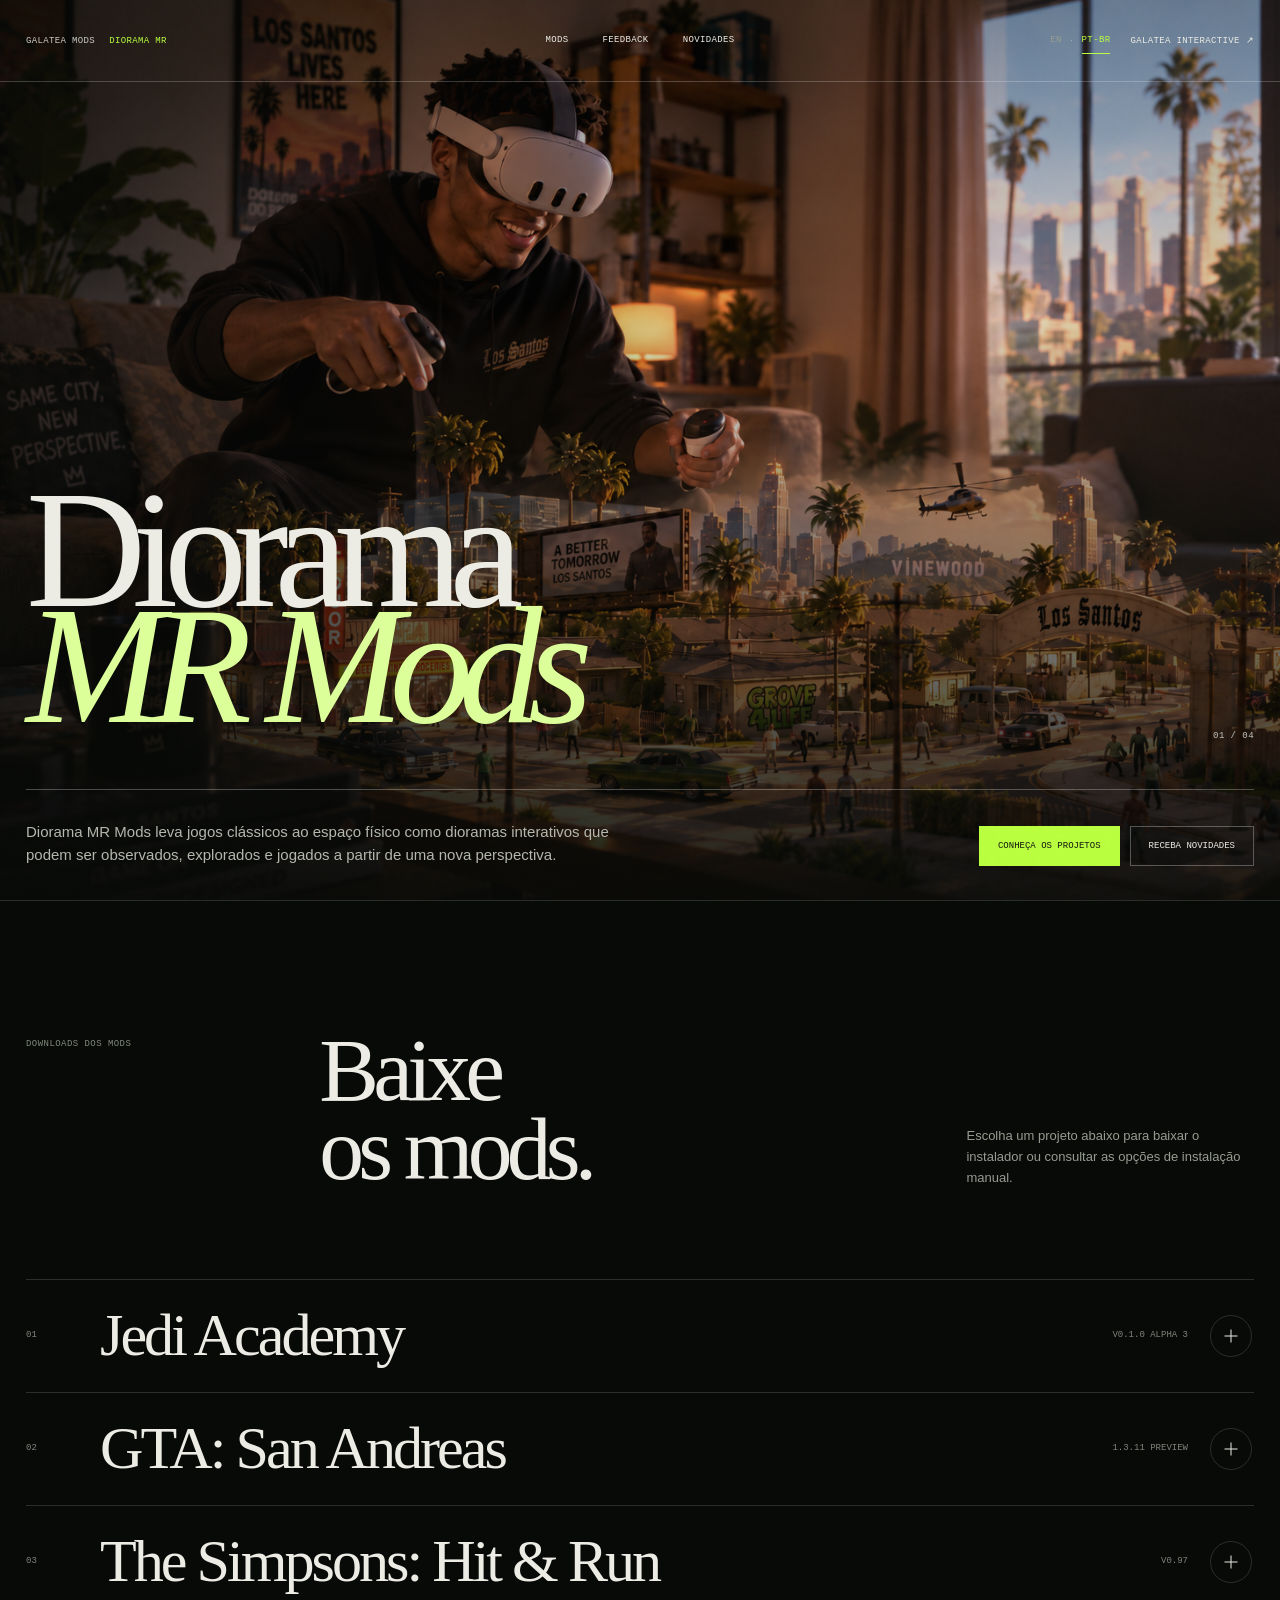
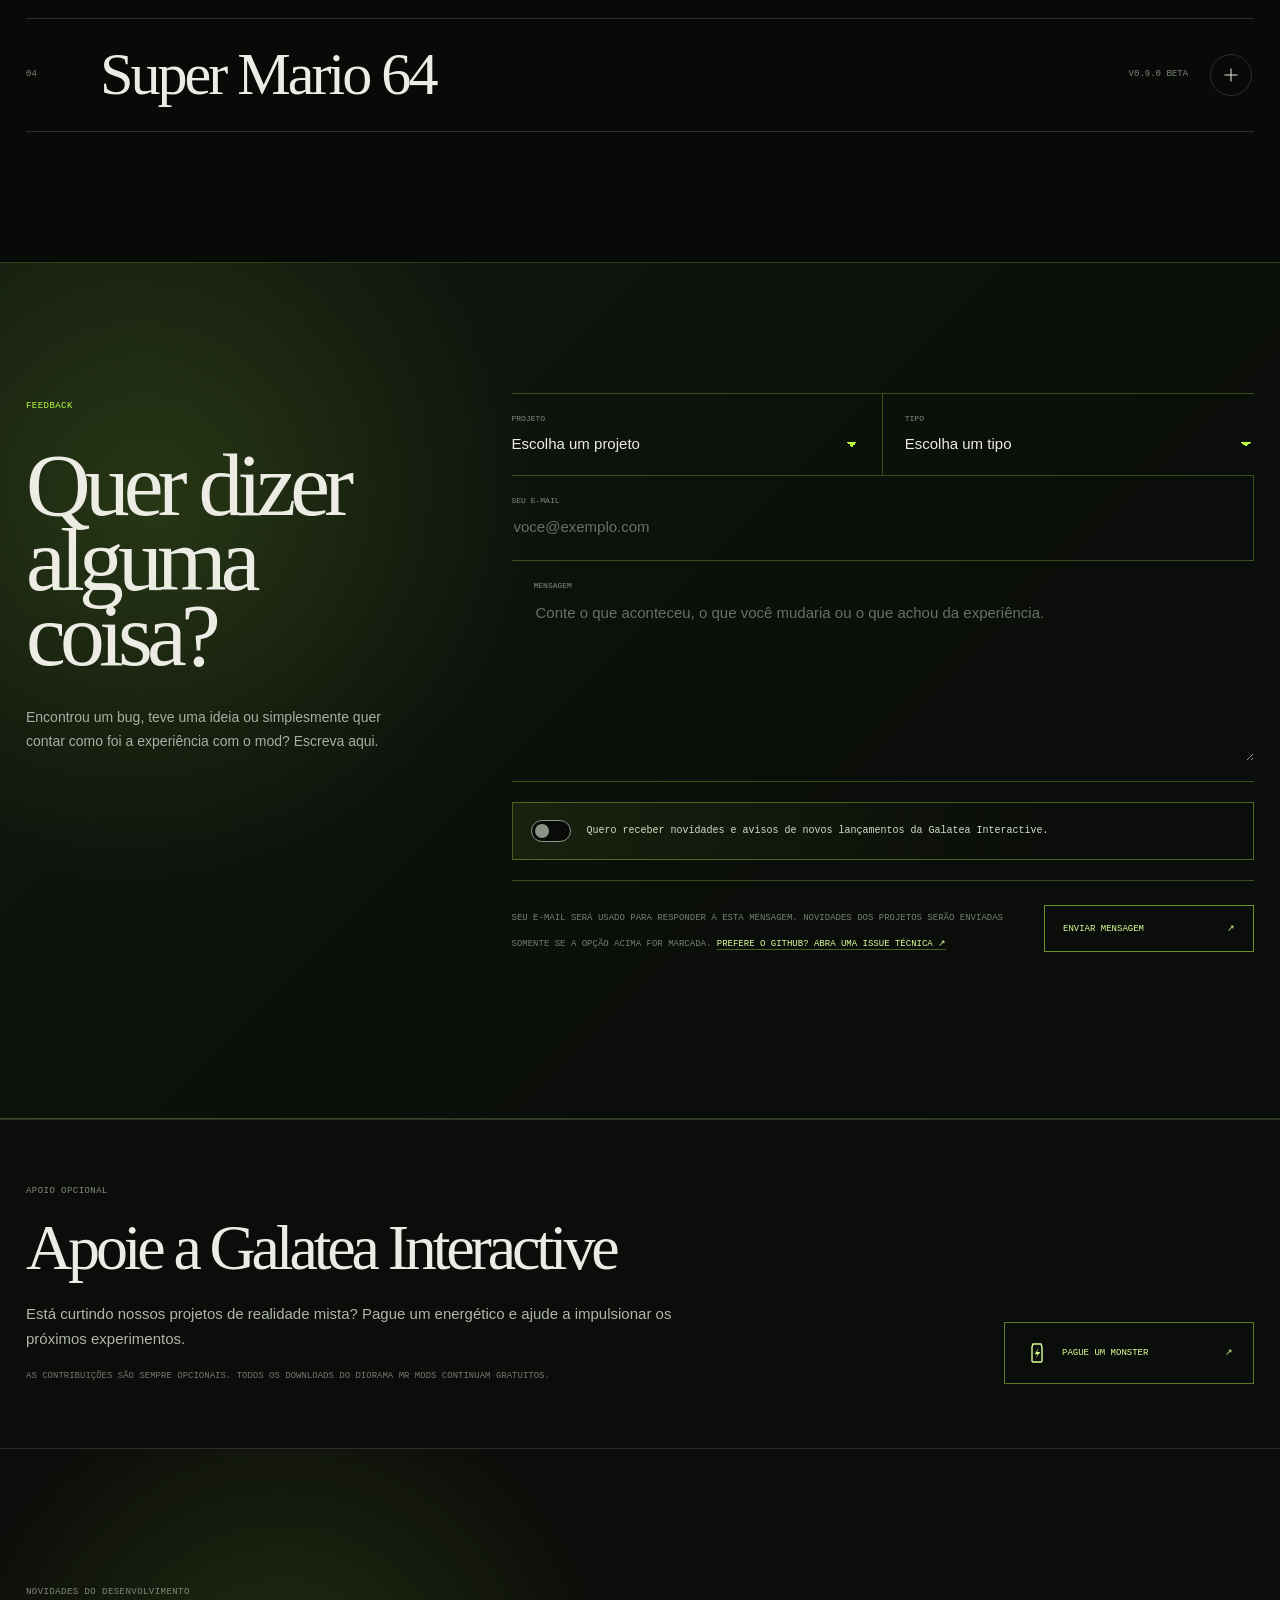
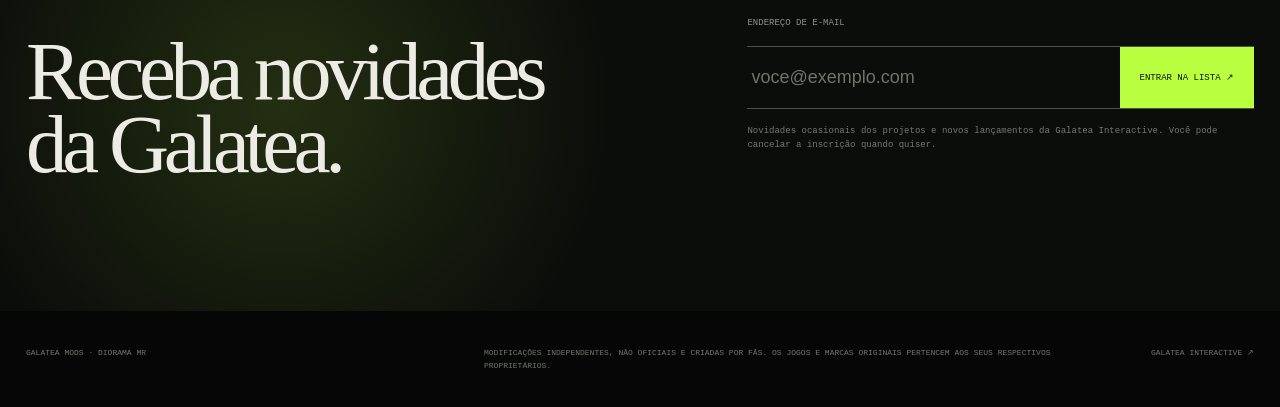
<file: pt-br/index.html>
<!doctype html>
<html lang="pt-BR">
  <head>
    <meta charset="UTF-8" />
    <meta name="viewport" content="width=device-width, initial-scale=1" />
    <meta name="description" content="Diorama MR Mods transforma jogos clássicos em dioramas espaciais de realidade mista." />
    <meta name="robots" content="index, follow" />
    <title>Diorama MR Mods — Galatea Mods</title>
    <link rel="canonical" href="https://galateainteractive.github.io/diorama-mr-mods/pt-br/" />
    <link rel="alternate" hreflang="en" href="https://galateainteractive.github.io/diorama-mr-mods/" />
    <link rel="alternate" hreflang="pt-BR" href="https://galateainteractive.github.io/diorama-mr-mods/pt-br/" />
    <link rel="alternate" hreflang="x-default" href="https://galateainteractive.github.io/diorama-mr-mods/" />
    <link rel="stylesheet" href="../styles.css?v=language-switcher-1" />
  </head>
  <body>
    <div class="grain" aria-hidden="true"></div>

    <header class="site-header">
      <a class="brand" href="#top" aria-label="Página inicial do Diorama MR Mods">
        <span>Galatea Mods</span>
        <strong>Diorama MR</strong>
      </a>
      <nav aria-label="Navegação principal">
        <a href="#mods">Mods</a>
        <a href="#feedback">Feedback</a>
        <a href="#updates">Novidades</a>
      </nav>
      <div class="header-actions">
        <div class="language-switcher" aria-label="Idioma">
          <a href="../" lang="en">EN</a>
          <span aria-hidden="true">·</span>
          <a class="is-active" href="./" lang="pt-BR" aria-current="page">PT-BR</a>
        </div>
        <a class="back-link" href="https://www.instagram.com/galateainteractive/" target="_blank" rel="noopener noreferrer">Galatea Interactive ↗</a>
      </div>
    </header>

    <main>
      <section id="top" class="hero">
        <img class="hero-image" src="../assets/project-02.png" alt="Um diorama de realidade mista ocupando a mesa de uma sala" />
        <div class="hero-shade" aria-hidden="true"></div>
        <div class="hero-copy">
          <h1>Diorama<br /><em>MR Mods</em></h1>
          <div class="hero-bottom">
            <div class="hero-description">
              <p class="hero-summary">Diorama MR Mods leva jogos clássicos ao espaço físico como dioramas interativos que podem ser observados, explorados e jogados a partir de uma nova perspectiva.</p>
            </div>
            <div class="hero-actions">
              <a href="#mods">Conheça os projetos</a>
              <a href="#updates">Receba novidades</a>
            </div>
          </div>
        </div>
        <p class="hero-index">01 / 04</p>
      </section>

      <section id="mods" class="projects" aria-labelledby="projects-title">
        <header class="section-heading reveal">
          <p class="section-label">Downloads dos mods</p>
          <h2 id="projects-title">Baixe <br />os mods.</h2>
          <p>Escolha um projeto abaixo para baixar o instalador ou consultar as opções de instalação manual.</p>
        </header>

        <div class="project-list">
          <details class="project-card reveal" name="mods" data-release-repo="galateainteractive/JKXR-Diorama-MR" data-release-prefix="v" data-release-name="JKXR Diorama MR">
            <summary>
              <span class="project-number">01</span>
              <span class="project-title"><strong>Jedi Academy</strong></span>
              <span class="project-status">v0.1.0 alpha 3</span>
              <span class="project-toggle" aria-hidden="true"></span>
            </summary>
            <div class="project-body">
              <figure><img src="../assets/project-01.png" alt="Uma cidade de ficção científica apresentada como um diorama de realidade mista" /></figure>
              <div class="project-info">
                <div class="release-meta"><span>v0.1.0-alpha.3</span><span>Meta Quest</span><span>GPL-2.0</span></div>
                <p class="release-note">Versão alpha inicial. Os dados originais de Jedi Academy não estão incluídos.</p>
                <section class="easy-install" aria-labelledby="jedi-install-title">
                  <div><span>Recomendado</span><h4 id="jedi-install-title">Instalação fácil</h4></div>
                  <p>O instalador encontra os arquivos de Jedi Academy, verifica o conteúdo, instala o aplicativo no Quest e transfere os dados necessários do jogo.</p>
                  <a class="primary-download" data-release-asset="installer" href="https://github.com/galateainteractive/JKXR-Diorama-MR/releases/download/v0.1.0-alpha.3/JKXR-Diorama-MR-0.1.0-alpha.3-Installer.exe" target="_blank" rel="noopener noreferrer">Baixar instalador <span data-release-version>v0.1.0 alpha 3 ↗</span></a>
                </section>
                <p class="standalone-note"><strong>Roda nativamente no Meta Quest.</strong> Um computador com Windows e uma conexão USB são necessários apenas para a instalação.</p>
                <details class="download-options">
                  <summary>Outras opções e arquivos do projeto <span>+</span></summary>
                  <div>
                    <p>Para instalar manualmente, instale o APK com ADB ou SideQuest e transfira separadamente os arquivos do jogo obtidos legalmente.</p>
                    <div class="project-actions" aria-label="Outros downloads para Jedi Academy">
                      <a data-release-asset="apk" href="https://github.com/galateainteractive/JKXR-Diorama-MR/releases/download/v0.1.0-alpha.3/JKXR-Diorama-MR-0.1.0-alpha.3.apk" target="_blank" rel="noopener noreferrer">Baixar APK <span>Instalação manual ↗</span></a>
                      <a href="https://github.com/galateainteractive/JKXR-Diorama-MR" target="_blank" rel="noopener noreferrer">Ver projeto no GitHub <span>Código-fonte e documentação ↗</span></a>
                      <a data-release-asset="checksum" href="https://github.com/galateainteractive/JKXR-Diorama-MR/releases/download/v0.1.0-alpha.3/SHA256SUMS.txt" target="_blank" rel="noopener noreferrer">Verificar download <span>Checksums SHA-256 ↗</span></a>
                      <a data-release-page href="https://github.com/galateainteractive/JKXR-Diorama-MR/releases/tag/v0.1.0-alpha.3" target="_blank" rel="noopener noreferrer">Detalhes da versão <span>GitHub ↗</span></a>
                    </div>
                  </div>
                </details>
              </div>
              <div class="project-details">
                <section class="features">
                  <h4>Recursos do Diorama MR</h4>
                  <ul class="feature-list"><li>Modo diorama em realidade mista para a campanha de Jedi Academy</li><li>Posição, rotação e escala ajustáveis do diorama</li><li>Poderes da Força e mira das armas adaptados à perspectiva do diorama</li><li>Alternância entre Diorama MR e o modo VR imersivo do JKXR</li></ul>
                </section>
                <section>
                  <h4>Requisitos para instalação</h4>
                  <ul><li>Meta Quest compatível com o Modo de Desenvolvedor ativado</li><li>Computador com Windows e conexão USB</li><li>Cópia de Jedi Academy para PC obtida legalmente</li><li>Autorização para depuração USB</li></ul>
                </section>
                <section class="after-installation">
                  <h4>Depois da instalação</h4>
                  <p>Abra o mod diretamente no headset. O computador não é necessário durante o jogo.</p>
                  <p class="small-note">O Windows pode exibir um aviso do SmartScreen porque o instalador não possui assinatura Authenticode. Verifique o checksum SHA-256 antes de executá-lo.</p>
                </section>
                <details class="project-more">
                  <summary>Créditos, código-fonte e aviso legal <span>+</span></summary>
                  <div>
                    <p>Desenvolvido a partir do trabalho da comunidade, incluindo <a href="https://github.com/Team-Beef-Studios/JKXR" target="_blank" rel="noopener noreferrer">JKXR</a>, <a href="https://github.com/JACoders/OpenJK" target="_blank" rel="noopener noreferrer">OpenJK</a>, <a href="https://github.com/KhronosGroup/OpenXR-SDK-Source" target="_blank" rel="noopener noreferrer">OpenXR SDK Source</a>, <a href="https://github.com/ptitSeb/gl4es" target="_blank" rel="noopener noreferrer">gl4es</a>, <a href="https://github.com/AerialX/openal-soft-android" target="_blank" rel="noopener noreferrer">OpenAL Soft Android</a>, <a href="https://github.com/martinmoene/gsl-lite" target="_blank" rel="noopener noreferrer">gsl-lite</a>, <a href="https://github.com/ioquake/ioq3" target="_blank" rel="noopener noreferrer">ioquake3</a> e <a href="https://github.com/lunixbochs/glshim" target="_blank" rel="noopener noreferrer">glshim</a>.</p>
                    <p>Modificação não oficial, de código aberto e criada por fãs. Sem afiliação ou endosso da Lucasfilm, Disney, Activision, Raven Software, Electronic Arts, Meta ou dos detentores originais dos direitos. Cada usuário deve fornecer sua própria cópia do jogo obtida legalmente.</p>
                  </div>
                </details>
                <section class="developer-note">
                  <div class="developer-note-heading"><span>Nota do desenvolvedor</span><small>Filipe Maliska · Em desenvolvimento</small></div>
                  <div class="developer-note-copy">
                    <p>Jedi Academy já roda nativamente em VR imersiva no Meta Quest por meio do JKXR da Team Beef. Este mod parte desse trabalho para acrescentar um modo diorama em realidade mista.</p>
                    <p>Embora Jedi Academy tenha mapas grandes, a estrutura de suas fases funciona surpreendentemente bem como diorama. O mapa inteiro não precisa caber na sala ao mesmo tempo. À medida que novas áreas do jogo são reveladas, elas se tornam novas partes do ambiente em miniatura, que podem ser reposicionadas e redimensionadas no espaço físico.</p>
                    <p>Fazer a perspectiva externa do diorama funcionar também exigiu mudanças nos sistemas de visibilidade e renderização do jogo, para que efeitos, portas, personagens e outros elementos continuem ativos e visíveis mesmo quando o headset está fisicamente distante do personagem.</p>
                    <p>Alguns mapas ainda podem revelar várias áreas ao mesmo tempo, fazendo com que uma parte maior do ambiente seja renderizada e provocando quedas ocasionais de desempenho. Até agora encontrei isso apenas em algumas situações específicas e continuo refinando as regras de visibilidade desses mapas.</p>
                    <p>Os poderes da Força e a mira das armas usam uma abordagem híbrida entre interação imersiva e controles tradicionais. Você aponta com a mão para selecionar posições diretamente na cena, enquanto outras ações continuam baseadas em botões. O sabre de luz, por exemplo, atualmente usa botões. Essas interações ainda são experimentais, e o feedback ajudará a decidir se devem permanecer híbridas, tornar-se totalmente baseadas em botões ou avançar em direção ao controle imersivo pelas mãos.</p>
                    <p>A campanha completa ainda não foi testada do início ao fim, portanto alguns mapas, momentos roteirizados, controles ou áreas mais pesadas podem precisar de ajustes específicos para o Diorama MR. Se encontrar um bug, uma área com desempenho ruim ou uma interação que não tenha sido adaptada corretamente, envie um relato. Vou investigar e trabalhar em uma correção ou melhoria para uma atualização futura.</p>
                    <a class="feedback-trigger" href="#feedback" data-project="Jedi Academy Diorama MR">Encontrou algo ou teve uma ideia? Envie seu feedback <span>↘</span></a>
                  </div>
                </section>
              </div>
            </div>
          </details>

          <details class="project-card reveal" name="mods" data-release-repo="galateainteractive/gta-sa-diorama-mr-quest" data-release-prefix="gta-installer-v" data-release-name="GTA San Andreas Diorama MR Installer">
            <summary>
              <span class="project-number">02</span>
              <span class="project-title"><strong>GTA: San Andreas</strong></span>
              <span class="project-status">1.3.11 preview</span>
              <span class="project-toggle" aria-hidden="true"></span>
            </summary>
            <div class="project-body">
              <figure><img src="../assets/project-02.png" alt="Uma cidade e suas ruas apresentadas como um diorama de realidade mista" /></figure>
              <div class="project-info">
                <div class="release-meta"><span>1.3.11 preview</span><span>Testado no Quest 3S</span><span>Prévia pública</span></div>
                <p class="release-note">Corrige o carro ocupado desaparecendo periodicamente ao alternar entre TRACK, FOLLOW e FIXED. Requer uma cópia própria de GTA San Andreas para Android 2.11.311 comprada legalmente no Google Play (conjunto completo de APKs divididos ARM64) e o arquivo de áudio compatível no estilo PS2. Os dados do jogo e um APK modificado pré-compilado não estão incluídos.</p>
                <section class="easy-install" aria-labelledby="gta-install-title">
                  <div><span>Recomendado</span><h4 id="gta-install-title">Instalação fácil</h4></div>
                  <p>O instalador verifica os arquivos do jogo fornecidos, cria localmente sua versão pessoal para Quest e a instala no headset.</p>
                  <a class="primary-download" data-release-asset="installer" href="https://github.com/galateainteractive/gta-sa-diorama-mr-quest/releases/download/gta-installer-v1.3.11/GTA-SA-Diorama-MR-Installer.exe" target="_blank" rel="noopener noreferrer">Baixar instalador <span data-release-version>1.3.11 preview ↗</span></a>
                </section>
                <p class="standalone-note"><strong>Roda nativamente no Meta Quest.</strong> Um computador com Windows, conexão USB e acesso à internet são necessários apenas para a compilação e instalação iniciais.</p>
                <details class="download-options">
                  <summary>Outras informações de download <span>+</span></summary>
                  <div>
                    <p>Não é fornecido um APK pré-compilado porque o pacote para Quest precisa ser criado localmente a partir dos arquivos fornecidos pelo proprietário do jogo.</p>
                    <div class="project-actions" aria-label="Outros downloads para GTA San Andreas">
                      <a href="https://github.com/galateainteractive/gta-sa-diorama-mr-quest" target="_blank" rel="noopener noreferrer">Ver projeto no GitHub <span>Código-fonte e documentação ↗</span></a>
                      <a data-release-asset="checksum" href="https://github.com/galateainteractive/gta-sa-diorama-mr-quest/releases/download/gta-installer-v1.3.11/GTA-SA-Diorama-MR-Installer.exe.sha256" target="_blank" rel="noopener noreferrer">Verificar download <span>Checksums SHA-256 ↗</span></a>
                      <a data-release-page href="https://github.com/galateainteractive/gta-sa-diorama-mr-quest/releases/tag/gta-installer-v1.3.11" target="_blank" rel="noopener noreferrer">Detalhes da versão <span>GitHub ↗</span></a>
                    </div>
                  </div>
                </details>
              </div>
              <div class="project-details">
                <section class="features">
                  <h4>Recursos do Diorama MR</h4>
                  <ul class="feature-list"><li>Los Santos renderizada como uma miniatura de realidade mista em sua sala</li><li>Três modos de diorama: Track, Follow e Fixed</li><li>Posição, rotação e escala ajustáveis do diorama</li><li>Controles adaptados para combate, veículos e interações das missões</li><li>Marcadores de missão e de alvos a serem seguidos continuam visíveis além da área renderizada, ajudando na orientação pela sala</li><li>Passthrough que reage ao clima e ao horário do jogo</li><li>Alternância entre Diorama MR e o modo VR imersivo herdado do port original</li></ul>
                </section>
                <section>
                  <h4>Requisitos para instalação</h4>
                  <ul><li>Meta Quest com Modo de Desenvolvedor e depuração USB ativados; o Quest 3S é o modelo testado atualmente</li><li>Computador com Windows 10 ou 11 e aproximadamente 15 GB livres</li><li>Aproximadamente 6 GB livres no headset</li><li>Conjunto oficial completo de APKs divididos ARM64 do GTA San Andreas 2.11.311 do Google Play</li><li>Arquivo de áudio compatível no estilo PS2 do “Original plan mod pack”, datado de 16 de agosto de 2026</li><li>Celular ou tablet Android com o jogo oficial, ou um conjunto completo de APKs previamente exportado</li><li>Acesso à internet para o download inicial das ferramentas de compilação</li></ul>
                </section>
                <section class="after-installation">
                  <h4>Depois da instalação</h4>
                  <p>Abra a versão pessoal diretamente no headset. O computador não é necessário durante o jogo.</p>
                  <p class="small-note">O instalador ainda não possui assinatura de código, portanto o Windows pode exibir um aviso de editor desconhecido. Confira o arquivo baixado com o checksum SHA-256 publicado.</p>
                </section>
                <details class="project-more">
                  <summary>Compatibilidade, perguntas frequentes e aviso legal <span>+</span></summary>
                  <div>
                    <h4>Observação importante de compatibilidade</h4>
                    <p>O jogo deve ser a versão oficial ARM64 2.11.311 do Google Play (versionCode 4234641). APKs modificados, mesclados, reassinados ou baixados de terceiros são rejeitados. Um único APK base não é suficiente; mantenha <code>base.apk</code> junto de todos os <code>split_*.apk</code> exportados, incluindo as divisões ARM64 e de dados principais.</p>
                    <p>Para o áudio, use <code>gta-sa-ps2-style-mod-pack_1786856007_737162.7z</code> do “Original plan mod pack”, datado de 16 de agosto de 2026. CLASSIC ADVANCED v1.0 e v1.1 não são compatíveis.</p>
                    <h4>Por que não há download de APK?</h4>
                    <p>Um APK modificado pré-compilado redistribuiria código e recursos da Rockstar. O instalador contém apenas a adaptação e o processo de compilação, criando localmente um pacote pessoal a partir dos arquivos fornecidos pelo proprietário do jogo.</p>
                    <h4>Aviso legal e segurança</h4>
                    <p>Modificação não oficial criada por fãs. Sem afiliação, endosso ou patrocínio da Rockstar Games, Take-Two Interactive ou Meta. Grand Theft Auto, Grand Theft Auto: San Andreas e nomes e recursos relacionados pertencem aos seus respectivos proprietários.</p>
                    <p>O instalador não contém dados da Rockstar, o pacote externo de áudio, saves, configurações pessoais ou chaves de assinatura. Mantenha a sala livre de obstáculos e use os recursos de segurança da plataforma adequados ao ambiente.</p>
                  </div>
                </details>
                <section class="developer-note">
                  <div class="developer-note-heading"><span>Nota do desenvolvedor</span><small>Filipe Maliska · Prévia pública</small></div>
                  <div class="developer-note-copy">
                    <p>Transformar um mundo aberto como GTA San Andreas em um diorama cria um desafio diferente de trabalhar com fases autocontidas. O jogo precisa renderizar uma parte suficiente de Los Santos para que suas ruas e o formato da cidade sejam legíveis à distância, mantendo ao mesmo tempo uma área visível pequena o bastante para rodar de forma confiável no headset.</p>
                    <p>Testei diferentes alcances de visibilidade e optei por uma área renderizada centrada no jogador que, para mim, oferece um bom equilíbrio entre desempenho e a sensação de observar uma miniatura real. Isso não é necessariamente definitivo. Dependendo de futuras otimizações e do feedback dos jogadores, poderei acrescentar outras opções de tamanho e extensão da área visível.</p>
                    <p>Já foi feito um trabalho considerável para que o sistema de visibilidade entenda o que deve permanecer visível, mas ainda existem algumas falhas. Certas superfícies grandes, como uma área contínua de gramado, podem ser tratadas como uma única peça. Em algumas situações, elas desaparecem mesmo quando parte da superfície está dentro do raio visível, deixando áreas transparentes no diorama.</p>
                    <p>Os prédios apresentam um desafio relacionado. Gostaria que estruturas que cruzam a borda do raio visível permanecessem completas, em vez de serem cortadas ao meio. Porém, alguns prédios estão conectados a outras geometrias, então renderizar toda a estrutura pode revelar muito mais do que o desejado ou afetar o desempenho. Pretendo continuar refinando essas regras para tornar a borda da área visível mais natural e consistente.</p>
                    <p>Também experimentei um sistema maior, com uma região renderizada ao redor do jogador, outra ao redor do observador físico e um caminho visível contínuo conectando as duas. O resultado foi instável demais em termos de desempenho, por isso a versão atual usa somente a região centrada no jogador. A ideia não foi completamente descartada e pode retornar de outra forma.</p>
                    <p>Objetivos de missão e personagens que precisam ser seguidos podem estar além da área renderizada. Seus marcadores permanecem visíveis na direção correta fora da miniatura, transformando a sala física em uma referência de navegação. Mesmo quando o destino ainda não está visível, é possível olhar pela sala e entender para onde seguir sem renderizar a cidade inteira.</p>
                    <p>Os três modos de diorama mudam o comportamento da miniatura na sala, e não sua perspectiva visual. <strong>Track</strong> funciona como uma esteira: o personagem permanece próximo ao centro enquanto o cenário se move por baixo, sendo especialmente prático para jogar sentado ou com o diorama posicionado sobre uma mesa. <strong>Follow</strong> usa uma abordagem semelhante, mas mantém uma visão atrás do personagem ou veículo. Isso pode facilitar o acompanhamento do jogo, embora o movimento visual adicional possa ser menos confortável para pessoas sensíveis a movimento.</p>
                    <p><strong>Fixed</strong> é o modo que considero mais interessante quando há espaço físico suficiente. O diorama permanece posicionado na sala enquanto Los Santos é revelada gradualmente conforme o personagem ou veículo percorre a cidade. A sensação se aproxima mais de ter uma miniatura física de Los Santos ocupando o ambiente.</p>
                    <p>Independentemente do modo, minha preferência pessoal é manter o diorama o mais distante e pequeno possível. Interessa-me especialmente a sensação de observar uma cidade em miniatura, em vez de estar dentro do mundo do jogo.</p>
                    <p>Adaptar os controles é outro desafio contínuo, pois GTA San Andreas possui muitas mecânicas, veículos e interações específicas de missões. Atualmente, a mira é controlada pelo analógico. Estou considerando acrescentar um modo opcional de mira imersiva, semelhante à abordagem híbrida usada em Jedi Academy, permitindo apontar fisicamente a arma sem eliminar os controles tradicionais.</p>
                    <p>A instalação é mais trabalhosa do que nos outros mods porque o jogo original para Android precisa ser exportado como um conjunto completo de APKs divididos. É importante seguir cada etapa com atenção, incluindo a instalação do aplicativo de extração necessário no celular ou tablet. Depois que os arquivos corretos do jogo e o pacote de áudio compatível estiverem preparados, o instalador cuida do restante do processo.</p>
                    <p>GTA San Andreas é um jogo muito grande, e a campanha completa ainda não foi testada do início ao fim. Se encontrar um bug, uma área com desempenho ruim ou um controle, missão ou interação que não tenha sido adaptado corretamente, envie um relato. Vou investigar e trabalhar em uma correção ou melhoria para uma atualização futura.</p>
                    <a class="feedback-trigger" href="#feedback" data-project="GTA San Andreas Diorama MR">Encontrou algo ou teve uma ideia? Envie seu feedback <span>↘</span></a>
                  </div>
                </section>
              </div>
            </div>
          </details>

          <details class="project-card reveal" name="mods" data-release-repo="galateainteractive/Diorama-MR-Mods-Releases" data-release-prefix="simpsons-hit-and-run-" data-release-name="The Simpsons: Hit &amp; Run Diorama MR">
            <summary>
              <span class="project-number">03</span>
              <span class="project-title"><strong>The Simpsons: Hit &amp; Run</strong></span>
              <span class="project-status">v0.97</span>
              <span class="project-toggle" aria-hidden="true"></span>
            </summary>
            <div class="project-body">
              <figure><img src="../assets/project-03.png" alt="Springfield apresentada como um diorama de realidade mista" /></figure>
              <div class="project-info">
                <div class="release-meta"><span>v0.97</span><span>Meta Quest 3</span><span>Mod não oficial</span></div>
                <p class="release-note">É necessária uma cópia para PC de The Simpsons: Hit &amp; Run obtida legalmente. Os dados originais do jogo não estão incluídos.</p>
                <section class="easy-install" aria-labelledby="simpsons-install-title">
                  <div><span>Recomendado</span><h4 id="simpsons-install-title">Instalação fácil</h4></div>
                  <p>O instalador encontra a pasta original do jogo, verifica os arquivos, instala o aplicativo no Quest e transfere os dados necessários.</p>
                  <a class="primary-download" data-release-asset="installer" href="https://github.com/galateainteractive/Diorama-MR-Mods-Releases/releases/download/simpsons-hit-and-run-v0.97/SimpsonsHitRun-DioramaMR-Installer-v0.97.exe" target="_blank" rel="noopener noreferrer">Baixar instalador <span data-release-version>v0.97 ↗</span></a>
                </section>
                <p class="standalone-note"><strong>Roda nativamente no Meta Quest.</strong> Um computador com Windows e uma conexão USB são necessários apenas para a instalação.</p>
                <details class="download-options">
                  <summary>Outras opções de instalação <span>+</span></summary>
                  <div>
                    <p>Para instalar manualmente, instale o APK com ADB ou SideQuest e transfira separadamente os arquivos do jogo obtidos legalmente.</p>
                    <div class="project-actions" aria-label="Outros downloads para The Simpsons Hit and Run">
                      <a data-release-asset="apk" href="https://github.com/galateainteractive/Diorama-MR-Mods-Releases/releases/download/simpsons-hit-and-run-v0.97/SimpsonsHitRun-DioramaMR-v0.97.apk" target="_blank" rel="noopener noreferrer">Baixar APK <span>Instalação manual ↗</span></a>
                      <a data-release-asset="checksum" href="https://github.com/galateainteractive/Diorama-MR-Mods-Releases/releases/download/simpsons-hit-and-run-v0.97/SHA256SUMS-v0.97.txt" target="_blank" rel="noopener noreferrer">Verificar download <span>Checksums SHA-256 ↗</span></a>
                      <a data-release-page href="https://github.com/galateainteractive/Diorama-MR-Mods-Releases/releases/tag/simpsons-hit-and-run-v0.97" target="_blank" rel="noopener noreferrer">Detalhes da versão <span>GitHub ↗</span></a>
                    </div>
                  </div>
                </details>
              </div>
              <div class="project-details">
                <section class="features">
                  <h4>Recursos do Diorama MR</h4>
                  <ul class="feature-list"><li>Springfield renderizada como uma miniatura de realidade mista em passthrough, com as conhecidas nuvens de Os Simpsons flutuando em sua sala</li><li>Dois modos de diorama: Treadmill e Fixed</li><li>Dois tamanhos para a área central totalmente renderizada</li><li>Visualização estendida opcional mostrando ruas e terreno ao redor</li><li>Posição, rotação e escala ajustáveis do diorama</li><li>Áudio espacial alinhado ao diorama, preservando direção e distância</li><li>Interiores, HUD e informações das missões adaptados à perspectiva do diorama</li><li>Alternância entre Diorama MR e o modo VR imersivo herdado do port original</li></ul>
                </section>
                <section>
                  <h4>Requisitos para instalação</h4>
                  <ul><li>Meta Quest 3 com o Modo de Desenvolvedor ativado</li><li>Computador com Windows e conexão USB para dados</li><li>Cópia não modificada de Hit &amp; Run para PC obtida legalmente</li><li>Autorização para depuração USB e espaço de armazenamento livre</li></ul>
                </section>
                <section class="after-installation">
                  <h4>Depois da instalação</h4>
                  <p>Abra o mod em Fontes Desconhecidas no headset. O computador não é necessário durante o jogo.</p>
                  <p class="small-note">Algumas missões, efeitos, interiores e áreas mais pesadas ainda podem precisar de ajustes específicos para o Diorama MR.</p>
                </section>
                <details class="project-more">
                  <summary>Créditos e aviso legal <span>+</span></summary>
                  <div>
                    <p>Desenvolvido a partir do trabalho da comunidade realizado por <a href="https://github.com/kote2345/The-Simpsons-Hit-and-Run-VR" target="_blank" rel="noopener noreferrer">kote2345</a>, <a href="https://github.com/Carlox33/The-Simpsons-Hit-and-Run-Android" target="_blank" rel="noopener noreferrer">Carlox33</a> e <a href="https://github.com/ZenoArrows/The-Simpsons-Hit-and-Run" target="_blank" rel="noopener noreferrer">ZenoArrows</a>.</p>
                    <p>Adaptação não oficial criada por fãs. Sem afiliação com a Radical Entertainment, os editores originais, a Meta, os detentores dos direitos de Os Simpsons ou os autores dos ports anteriores. Não redistribua recursos originais protegidos por direitos autorais.</p>
                  </div>
                </details>
                <section class="developer-note">
                  <div class="developer-note-heading"><span>Nota do desenvolvedor</span><small>Filipe Maliska · Em desenvolvimento</small></div>
                  <div class="developer-note-copy">
                    <p>Assim como GTA San Andreas, The Simpsons: Hit &amp; Run acontece em um mundo aberto. Springfield não é tão grande quanto Los Santos, mas adaptá-la como diorama cria muitos dos mesmos desafios de visibilidade e desempenho.</p>
                    <p>Neste mod, decidi oferecer diferentes maneiras de exibir a cidade, em vez de depender de uma única configuração de visibilidade. A área central contém o ambiente totalmente renderizado e colorido ao redor do personagem. É possível escolher entre dois tamanhos, alternando conforme a cena, a visualização desejada e o desempenho do headset.</p>
                    <p>Também existe uma visualização estendida opcional do mapa. Quando ativada, uma área maior ao redor permanece visível de forma simplificada e cinza, mostrando terreno e ruas sem renderizar completamente todos os objetos. Assim, é possível ver para onde uma rua continua ou faz uma curva e compreender melhor o formato de Springfield sem o custo de desempenho de exibir o ambiente completo.</p>
                    <p>Essa visualização estendida é opcional. Ela pode ser desativada para usar somente a área totalmente renderizada, ou combinada com qualquer um dos tamanhos disponíveis. Ainda estou refinando o equilíbrio entre visibilidade e desempenho, mas as opções atuais permitem alterar a apresentação conforme o que funciona melhor em cada momento.</p>
                    <p>No modo Treadmill, o personagem permanece próximo ao centro enquanto Springfield se move por baixo. Isso funciona especialmente bem com o diorama posicionado sobre uma mesa e torna prático jogar sentado ou sem usar muito espaço físico.</p>
                    <p>O modo Fixed mantém o diorama ancorado na sala enquanto o personagem percorre a cidade. Com espaço suficiente, ele cria uma impressão mais forte de que Springfield existe como uma grande miniatura física ao redor do jogador.</p>
                    <p>O áudio também foi adaptado à perspectiva do diorama. Os sons permanecem ligados às suas posições dentro da miniatura, preservando direção e distância. Um veículo passando pelo lado esquerdo do diorama, por exemplo, é ouvido à esquerda, enquanto os sons ficam mais distantes conforme o personagem se afasta.</p>
                    <p>A campanha foi testada até a parte do Bart, mas ainda não completei o jogo inteiro no Diorama MR. Missões posteriores podem conter mecânicas, interiores ou interações que ainda precisem de adaptação específica. Se encontrar um bug, uma área com desempenho ruim ou uma missão ou controle que não funcione corretamente, envie um relato. Vou investigar e trabalhar em uma correção ou melhoria para uma atualização futura.</p>
                    <a class="feedback-trigger" href="#feedback" data-project="The Simpsons: Hit &amp; Run Diorama MR">Encontrou algo ou teve uma ideia? Envie seu feedback <span>↘</span></a>
                  </div>
                </section>
              </div>
            </div>
          </details>

          <details class="project-card reveal" name="mods" data-release-repo="galateainteractive/sm64coopdx-diorama-mr" data-release-prefix="v" data-release-name="SM64 Diorama MR">
            <summary>
              <span class="project-number">04</span>
              <span class="project-title"><strong>Super Mario 64</strong></span>
              <span class="project-status">v0.9.0 beta</span>
              <span class="project-toggle" aria-hidden="true"></span>
            </summary>
            <div class="project-body">
              <figure><img src="../assets/project-04.png" alt="Uma mansão assombrada apresentada como um diorama de realidade mista" /></figure>
              <div class="project-info">
                <div class="release-meta"><span>v0.9.0 beta</span><span>Meta Quest 3</span><span>Standalone</span></div>
                <p class="release-note">O instalador e o APK não contêm ROM nem recursos proprietários da Nintendo.</p>
                <section class="easy-install" aria-labelledby="mario-install-title">
                  <div><span>Recomendado</span><h4 id="mario-install-title">Instalação fácil</h4></div>
                  <p>O instalador verifica sua ROM compatível, instala o aplicativo no Quest e copia a ROM para o local correto.</p>
                  <a class="primary-download" data-release-asset="installer" href="https://github.com/galateainteractive/sm64coopdx-diorama-mr/releases/download/v0.9.0/SM64-Diorama-MR-v0.9.0-Installer.exe" target="_blank" rel="noopener noreferrer">Baixar instalador <span data-release-version>v0.9.0 beta ↗</span></a>
                </section>
                <p class="standalone-note"><strong>Roda nativamente no Meta Quest.</strong> Um computador com Windows e uma conexão USB são necessários apenas para a instalação.</p>
                <details class="download-options">
                  <summary>Outras opções e arquivos do projeto <span>+</span></summary>
                  <div>
                    <p>Para instalar manualmente, instale o APK com ADB ou SideQuest e copie separadamente para o Quest sua ROM compatível obtida legalmente.</p>
                    <div class="project-actions" aria-label="Outros downloads para Super Mario 64">
                      <a data-release-asset="apk" href="https://github.com/galateainteractive/sm64coopdx-diorama-mr/releases/download/v0.9.0/SM64-Diorama-MR-v0.9.0.apk" target="_blank" rel="noopener noreferrer">Baixar APK <span>Instalação manual ↗</span></a>
                      <a href="https://github.com/galateainteractive/sm64coopdx-diorama-mr" target="_blank" rel="noopener noreferrer">Ver projeto no GitHub <span>Código-fonte e documentação ↗</span></a>
                      <a data-release-asset="checksum" href="https://github.com/galateainteractive/sm64coopdx-diorama-mr/releases/download/v0.9.0/SHA256SUMS-v0.9.0.txt" target="_blank" rel="noopener noreferrer">Verificar download <span>Checksums SHA-256 ↗</span></a>
                      <a data-release-page href="https://github.com/galateainteractive/sm64coopdx-diorama-mr/releases/tag/v0.9.0" target="_blank" rel="noopener noreferrer">Detalhes da versão <span>GitHub ↗</span></a>
                    </div>
                  </div>
                </details>
              </div>
              <div class="project-details">
                <section class="features">
                  <h4>Recursos do Diorama MR</h4>
                  <ul class="feature-list"><li>Super Mario 64 renderizado como uma miniatura de realidade mista em sua sala</li><li>Posição, rotação e escala ajustáveis do diorama</li><li>Observação em escala de sala independente da câmera original do jogo</li><li>Movimento adaptado à perspectiva do diorama</li><li>Áudio espacial alinhado à miniatura</li><li>Efeitos de cor no passthrough que reagem à jogabilidade e às fases</li><li>Cooperativo do SM64 Co-Op DX disponível no Diorama MR</li><li>Alternância entre Diorama MR e outros modos de visualização do port VR original</li></ul>
                </section>
                <section>
                  <h4>Requisitos para instalação</h4>
                  <ul><li>Meta Quest 3 com o Modo de Desenvolvedor ativado</li><li>Computador com Windows e conexão USB para o instalador</li><li>ROM americana .z64 de Super Mario 64, não modificada e obtida legalmente</li><li>Autorização para depuração USB</li></ul>
                </section>
                <section class="after-installation">
                  <h4>Depois da instalação</h4>
                  <p>Abra o mod diretamente no headset. O computador não é necessário durante o jogo.</p>
                  <p class="small-note">O Windows pode exibir um aviso de Editor Desconhecido porque o instalador não possui assinatura Authenticode. Continue somente com um arquivo baixado desta página e conferido com o checksum publicado.</p>
                </section>
                <details class="project-more">
                  <summary>Créditos e aviso legal <span>+</span></summary>
                  <div>
                    <p>Desenvolvido a partir do <a href="https://github.com/fulldivegames/sm64coopdx-VR-Standalone-Physics-based" target="_blank" rel="noopener noreferrer">port VR do SM64 Co-Op DX criado pela fulldivegames</a>, do SM64 Co-Op DX, sm64ex-coop, sm64ex, sm64-port e da comunidade de decompilação de Super Mario 64. Consulte o <a href="https://github.com/galateainteractive/sm64coopdx-diorama-mr" target="_blank" rel="noopener noreferrer">repositório do projeto</a> para acessar o código-fonte e a linhagem completa.</p>
                    <p>Projeto não oficial, não comercial e criado por fãs. Sem afiliação com a Nintendo, Meta ou projetos anteriores. Cada usuário deve fornecer sua própria cópia compatível do jogo, obtida legalmente.</p>
                  </div>
                </details>
                <section class="developer-note">
                  <div class="developer-note-heading"><span>Nota do desenvolvedor</span><small>Filipe Maliska · Em desenvolvimento</small></div>
                  <div class="developer-note-copy">
                    <p>Super Mario 64 funciona especialmente bem como diorama porque a maioria de suas fases já foi projetada como espaços autocontidos. Ao contrário dos mundos abertos de GTA San Andreas e The Simpsons: Hit &amp; Run, muitas fases de Mario podem ser renderizadas por inteiro e redimensionadas para caber confortavelmente em uma sala.</p>
                    <p>Isso permite observar a estrutura de uma fase completa como miniatura enquanto se joga o jogo original. O diorama pode ser reposicionado, girado e redimensionado, e o jogador pode observá-lo fisicamente por diferentes ângulos sem ficar limitado à câmera original.</p>
                    <p>O movimento foi adaptado para permanecer intuitivo na perspectiva do diorama, enquanto o áudio espacial preserva a posição de Mario e dos outros sons dentro da miniatura.</p>
                    <p>Os efeitos de cor no passthrough permitem que a sala física reaja aos acontecimentos do jogo. A cor muda quando Mario coleta uma estrela ou sofre dano, e algumas fases influenciam a sala de acordo com seu ambiente — por exemplo, áreas de lava introduzem um tom vermelho.</p>
                    <p>Esses efeitos ainda estão abertos à experimentação. Novos eventos e cores específicas de fases podem ser acrescentados, os atuais podem ser ajustados ou removidos, e estou considerando tornar o sistema opcional para quem prefere manter o passthrough sem alterações. Na versão atual, os efeitos de cor permanecem sempre ativados.</p>
                    <p>Diorama MR parte do port VR nativo para Meta Quest desenvolvido pela fulldivegames, que por sua vez se baseia no SM64 Co-Op DX. Outros modos de visualização desse port continuam disponíveis junto ao Diorama MR. O sistema cooperativo herdado do SM64 Co-Op DX também funciona bem no modo diorama.</p>
                    <p>O cheat de seleção de fases disponível em versões anteriores do SM64 Co-Op DX VR permite visitar diretamente diferentes fases. Além de ser útil para quem deseja explorar o jogo livremente, ele também possibilitou testar uma grande parte do jogo sem completar toda a campanha em sequência.</p>
                    <p>Uma pequena limitação visual pode aparecer em fases que contêm salas separadas. A partir da perspectiva externa do diorama, alguns objetos pertencentes a salas que não estão sendo renderizadas podem continuar visíveis.</p>
                    <p>Isso não me incomoda muito durante o jogo normal, e já removi a maior parte desses objetos fora das salas. Alguns casos isolados ainda permanecem, especialmente nos interiores do castelo. Continuarei observando o quanto são perceptíveis na prática e usarei o feedback dos jogadores para decidir se o sistema precisa de mais refinamento.</p>
                    <p>A maioria das fases e situações que testei está funcionando bem, e o jogo parece poder ser jogado do início ao fim no Diorama MR. No entanto, ainda não completei uma partida integral nesta versão. Se encontrar um bug, uma fase exibida incorretamente, um objeto inesperado ou um controle ou interação que não funcione como deveria, envie um relato. Vou investigar e trabalhar em uma correção ou melhoria para uma atualização futura.</p>
                    <a class="feedback-trigger" href="#feedback" data-project="Super Mario 64 Diorama MR">Encontrou algo ou teve uma ideia? Envie seu feedback <span>↘</span></a>
                  </div>
                </section>
              </div>
            </div>
          </details>
        </div>
      </section>

      <section id="feedback" class="feedback reveal" aria-labelledby="feedback-title">
        <div class="feedback-intro">
          <p class="section-label">Feedback</p>
          <h2 id="feedback-title">Quer dizer<br />alguma coisa?</h2>
          <p>Encontrou um bug, teve uma ideia ou simplesmente quer contar como foi a experiência com o mod? Escreva aqui.</p>
        </div>
        <form id="feedback-form" data-endpoint="https://formspree.io/f/xppdawpp" novalidate>
          <input type="hidden" name="source" value="Diorama MR Mods website" />
          <div class="feedback-fields">
            <label>
              <span>Projeto</span>
              <select id="feedback-project" name="project" required>
                <option value="">Escolha um projeto</option>
                <option>Jedi Academy Diorama MR</option>
                <option>GTA San Andreas Diorama MR</option>
                <option>The Simpsons: Hit &amp; Run Diorama MR</option>
                <option>Super Mario 64 Diorama MR</option>
                <option value="General / website">Geral / site</option>
              </select>
            </label>
            <label>
              <span>Tipo</span>
              <select name="message_type" required>
                <option value="">Escolha um tipo</option>
                <option value="Bug report">Relato de bug</option>
                <option value="Suggestion">Sugestão</option>
                <option value="Question">Pergunta</option>
                <option value="Just sharing feedback">Apenas compartilhando uma opinião</option>
              </select>
            </label>
            <label class="feedback-email">
              <span>Seu e-mail</span>
              <input name="email" type="email" autocomplete="email" placeholder="voce@exemplo.com" required />
            </label>
            <label class="feedback-message">
              <span>Mensagem</span>
              <textarea name="message" rows="7" placeholder="Conte o que aconteceu, o que você mudaria ou o que achou da experiência." required></textarea>
            </label>
          </div>
          <label class="feedback-consent">
            <input id="feedback-updates" name="release_updates" type="checkbox" value="yes" />
            <span>Quero receber novidades e avisos de novos lançamentos da Galatea Interactive.</span>
          </label>
          <div class="feedback-submit-row">
            <p>Seu e-mail será usado para responder a esta mensagem. Novidades dos projetos serão enviadas somente se a opção acima for marcada. <a href="https://github.com/galateainteractive/Diorama-MR-Mods-Releases/issues/new" target="_blank" rel="noopener noreferrer">Prefere o GitHub? Abra uma issue técnica ↗</a></p>
            <button type="submit">Enviar mensagem <span>↗</span></button>
          </div>
          <p id="feedback-status" class="form-status" role="status" aria-live="polite"></p>
          <div id="post-send-updates" class="post-send-updates" hidden>
            <p><strong>Mensagem enviada.</strong> Quer receber novidades ocasionais e avisos de novos lançamentos da Galatea Interactive?</p>
            <div>
              <button id="post-send-yes" type="button">Sim, quero receber</button>
              <button id="post-send-no" type="button">Agora não</button>
            </div>
          </div>
          <input class="feedback-honeypot" type="text" name="_gotcha" tabindex="-1" autocomplete="off" aria-hidden="true" />
        </form>
      </section>

      <section class="support reveal" aria-labelledby="support-title">
        <div class="support-copy">
          <p class="section-label">Apoio opcional</p>
          <h2 id="support-title">Apoie a Galatea Interactive</h2>
          <p class="support-description">Está curtindo nossos projetos de realidade mista? Pague um energético e ajude a impulsionar os próximos experimentos.</p>
          <p class="support-note">As contribuições são sempre opcionais. Todos os downloads do Diorama MR Mods continuam gratuitos.</p>
        </div>
        <a class="support-link" href="https://ko-fi.com/galateainteractive" target="_blank" rel="noopener noreferrer">
          <svg viewBox="0 0 24 24" aria-hidden="true">
            <path d="M8 3h8l1 3v14a1 1 0 0 1-1 1H8a1 1 0 0 1-1-1V6l1-3Z" />
            <path class="energy-bolt" d="m13.7 6.8-4 6.4h3.1l-2.1 4.2 4.5-6.5h-3.1l1.6-4.1Z" />
          </svg>
          <span>Pague um Monster</span>
          <span aria-hidden="true">↗</span>
        </a>
      </section>

      <section id="updates" class="updates reveal">
        <div>
          <p class="section-label">Novidades do desenvolvimento</p>
          <h2>Receba novidades <br />da Galatea.</h2>
        </div>
        <form id="updates-form" data-endpoint="https://formspree.io/f/xrpqzbpa" novalidate>
          <input type="hidden" name="source" value="Diorama MR Mods updates form" />
          <label for="email">Endereço de e-mail</label>
          <div class="email-row">
            <input id="email" name="email" type="email" autocomplete="email" placeholder="voce@exemplo.com" required />
            <button type="submit">Entrar na lista ↗</button>
          </div>
          <p class="form-note">Novidades ocasionais dos projetos e novos lançamentos da Galatea Interactive. Você pode cancelar a inscrição quando quiser.</p>
          <p id="form-status" class="form-status" role="status" aria-live="polite"></p>
          <input class="feedback-honeypot" type="text" name="_gotcha" tabindex="-1" autocomplete="off" aria-hidden="true" />
        </form>
      </section>

    </main>

    <footer>
      <span>Galatea Mods · Diorama MR</span>
      <p>Modificações independentes, não oficiais e criadas por fãs. Os jogos e marcas originais pertencem aos seus respectivos proprietários.</p>
      <a href="https://www.instagram.com/galateainteractive/" target="_blank" rel="noopener noreferrer">Galatea Interactive ↗</a>
    </footer>

    <script src="../script.js?v=release-sync-2"></script>
  </body>
</html>
</file>
<file: styles.css>
*{box-sizing:border-box}
:root{
  --ink:#080a08;
  --panel:#10130f;
  --paper:#ecece5;
  --muted:#979c91;
  --line:#ffffff24;
  --acid:#b9ff3f;
  --acid-soft:#dcff9a;
}
html{scroll-behavior:smooth}
body{
  margin:0;
  color:var(--paper);
  background:var(--ink);
  font-family:Arial,Helvetica,sans-serif;
  overflow-x:hidden;
}
a{color:inherit;text-decoration:none}
img{display:block;max-width:100%}
.grain{
  position:fixed;
  z-index:100;
  inset:0;
  pointer-events:none;
  opacity:.18;
  mix-blend-mode:soft-light;
  background-image:url("data:image/svg+xml,%3Csvg viewBox='0 0 180 180' xmlns='http://www.w3.org/2000/svg'%3E%3Cfilter id='n'%3E%3CfeTurbulence type='fractalNoise' baseFrequency='.82' numOctaves='4' stitchTiles='stitch'/%3E%3C/filter%3E%3Crect width='100%25' height='100%25' filter='url(%23n)' opacity='.28'/%3E%3C/svg%3E");
}
.site-header{
  position:absolute;
  z-index:20;
  top:0;
  right:0;
  left:0;
  display:grid;
  grid-template-columns:1fr auto 1fr;
  min-height:82px;
  align-items:center;
  padding:0 26px;
  border-bottom:1px solid #ffffff35;
  font:9px Consolas,monospace;
  letter-spacing:.04em;
  text-transform:uppercase;
}
.brand{display:flex;align-items:baseline;gap:14px}
.brand span{color:#c8c9c2}
.brand strong{color:var(--acid);font-weight:400}
.site-header nav{display:flex;gap:34px}
.site-header nav a,.back-link,.language-switcher a{padding-block:8px;border-bottom:1px solid transparent;transition:.25s}
.site-header nav a:hover,.back-link:hover,.language-switcher a:hover{color:var(--acid);border-color:currentColor}
.header-actions{display:flex;align-items:center;justify-self:end;gap:20px}
.language-switcher{display:flex;align-items:center;gap:7px;color:#989d93}
.language-switcher .is-active{color:var(--acid);border-color:currentColor}
.language-switcher span{color:#ffffff55}
.hero{
  position:relative;
  min-height:100svh;
  overflow:hidden;
  border-bottom:1px solid var(--line);
}
.hero-image{position:absolute;inset:0;width:100%;height:100%;object-fit:cover;object-position:center}
.hero-shade{
  position:absolute;
  inset:0;
  background:
    linear-gradient(180deg,#080a0866 0,#080a0820 35%,#080a08ed 100%),
    linear-gradient(90deg,#080a08b8 0,transparent 52%);
}
.hero-copy{
  position:relative;
  z-index:2;
  display:flex;
  min-height:100svh;
  flex-direction:column;
  justify-content:flex-end;
  padding:140px 26px 34px;
}
.hero-copy>p,.section-label,.project-meta,.hero-index{
  font:9px Consolas,monospace;
  letter-spacing:.05em;
  text-transform:uppercase;
}
.hero-copy>p{margin:0 0 32px;color:#c2c3bb}
.hero h1{
  max-width:1100px;
  margin:0;
  font:400 clamp(78px,13vw,220px)/.7 Georgia,serif;
  letter-spacing:-.085em;
}
.hero h1 em{color:var(--acid-soft);font-weight:400}
.hero-bottom{
  display:grid;
  grid-template-columns:1fr 1fr;
  gap:40px;
  align-items:end;
  margin-top:64px;
  padding-top:18px;
  border-top:1px solid #ffffff44;
}
.hero-description{max-width:720px}
.hero-tagline{margin:0;font-size:20px;line-height:1.4}
.hero-summary{max-width:680px;margin:12px 0 0;color:#b3b7ae;font-size:15px;line-height:1.55}
.hero-actions{display:flex;justify-content:flex-end;gap:10px}
.hero-actions a{
  padding:14px 18px;
  border:1px solid #ffffff4a;
  font:9px Consolas,monospace;
  text-transform:uppercase;
  transition:.25s;
}
.hero-actions a:first-child{color:#10130f;background:var(--acid);border-color:var(--acid)}
.hero-actions a:hover{color:#10130f;background:var(--acid-soft);border-color:var(--acid-soft)}
.hero-index{position:absolute;z-index:2;right:26px;bottom:150px;color:#c2c3bb}
.section-label{align-self:start;margin:8px 0;color:#838a7d}
.section-heading h2,.updates h2,.support h2{
  margin:0;
  font:400 clamp(52px,8vw,126px)/.88 Georgia,serif;
  letter-spacing:-.065em;
}
.projects{padding:130px 26px}
.section-heading{
  display:grid;
  grid-template-columns:.55fr 1.35fr .65fr;
  gap:50px;
  align-items:end;
  margin-bottom:90px;
}
.section-heading h2{font-size:clamp(58px,7vw,112px)}
.section-heading>p:last-child{margin:0;color:var(--muted);font-size:13px;line-height:1.6}
.project-list{border-top:1px solid var(--line)}
.project-card{overflow:hidden;scroll-margin-top:16px;border-bottom:1px solid var(--line);background:transparent}
.project-card>summary{
  display:grid;
  grid-template-columns:52px minmax(0,1fr) auto 44px;
  gap:22px;
  align-items:center;
  min-height:112px;
  padding:16px 0;
  cursor:pointer;
  list-style:none;
  transition:background .25s ease,color .25s ease;
}
.project-card>summary::-webkit-details-marker{display:none}
.project-card>summary:hover,.project-card>summary:focus-visible{color:var(--acid-soft);background:#b9ff3f08;outline:none}
.project-number,.project-status,.project-title small{color:#7f857a;font:9px/1.4 Consolas,monospace;text-transform:uppercase}
.project-title{display:flex;align-items:baseline;gap:20px;min-width:0}
.project-title strong{font:400 clamp(30px,4.7vw,70px)/.94 Georgia,serif;letter-spacing:-.05em}
.project-title small{white-space:nowrap}
.project-status{white-space:nowrap}
.project-toggle{position:relative;width:42px;height:42px;border:1px solid var(--line);border-radius:50%}
.project-toggle::before,.project-toggle::after{position:absolute;top:50%;left:50%;width:13px;height:1px;background:currentColor;content:"";transform:translate(-50%,-50%);transition:transform .25s ease}
.project-toggle::after{transform:translate(-50%,-50%) rotate(90deg)}
.project-card[open] .project-toggle::after{transform:translate(-50%,-50%) rotate(90deg) scaleX(0)}
.project-card[open]>summary{color:var(--acid-soft)}
.project-body{display:grid;grid-template-columns:minmax(0,1.55fr) minmax(280px,.45fr);border-top:1px solid var(--line);background:var(--panel)}
.project-card figure{position:relative;margin:0;aspect-ratio:16/9;overflow:hidden;border-right:1px solid var(--line)}
.project-card figure::after{position:absolute;inset:0;background:linear-gradient(180deg,transparent 58%,#090b09a8);content:""}
.project-card img{width:100%;height:100%;object-fit:cover;filter:saturate(.8) contrast(1.05);transition:transform .75s ease,filter .5s ease}
.project-card:hover img{transform:scale(1.025);filter:saturate(1) contrast(1.05)}
.project-info{display:flex;flex-direction:column;justify-content:flex-end;padding:28px}
.release-meta{display:flex;flex-wrap:wrap;gap:8px;margin-bottom:auto;padding-bottom:38px}
.release-meta span{padding:7px 9px;border:1px solid var(--line);color:#8e9489;font:8px Consolas,monospace;text-transform:uppercase}
.project-lead{max-width:620px;margin:0 0 20px;color:#c3c7bd;font-size:15px;line-height:1.65}
.release-note{max-width:620px;margin:0 0 30px;color:#7f857b;font:9px/1.6 Consolas,monospace;text-transform:uppercase}
.easy-install{padding:20px;border:1px solid #b9ff3f55;background:linear-gradient(135deg,#b9ff3f12,transparent 72%)}
.easy-install>div{display:flex;align-items:center;justify-content:space-between;gap:18px;margin-bottom:12px}
.easy-install>div>span{color:var(--acid);font:8px Consolas,monospace;text-transform:uppercase}
.easy-install h4{margin:0;color:var(--paper);font:400 25px Georgia,serif}
.easy-install p{margin:0 0 18px;color:#aeb4a9;font-size:12px;line-height:1.65}
.primary-download{display:flex;min-height:52px;align-items:center;justify-content:space-between;gap:18px;padding:14px 16px;color:#10130e;background:var(--acid);font:9px/1.4 Consolas,monospace;text-transform:uppercase;transition:.2s}
.primary-download span{color:#384528}
.primary-download:hover,.primary-download:focus-visible{padding-inline:22px;background:var(--acid-soft);outline:none}
.standalone-note{margin:16px 0 0;padding:14px 0;border-top:1px solid var(--line);border-bottom:1px solid var(--line);color:#979e92;font:9px/1.65 Consolas,monospace;text-transform:uppercase}
.standalone-note strong{color:var(--acid-soft);font-weight:400}
.download-options{margin-top:0;border-bottom:1px solid var(--line)}
.download-options>summary{display:flex;min-height:46px;align-items:center;justify-content:space-between;gap:20px;cursor:pointer;list-style:none;color:#8f958b;font:8px Consolas,monospace;text-transform:uppercase}
.download-options>summary::-webkit-details-marker{display:none}
.download-options>summary span{color:var(--acid-soft);font-size:17px;transition:transform .2s ease}
.download-options[open]>summary span{transform:rotate(45deg)}
.download-options>div>p{margin:0;padding:16px 10px;color:#858c82;border-top:1px solid var(--line);font-size:11px;line-height:1.65}
.project-actions{display:grid;grid-template-columns:1fr;border-top:1px solid var(--line)}
.project-actions>a,.project-actions>span{display:flex;min-height:48px;align-items:center;justify-content:space-between;gap:18px;padding:14px 10px;color:#858b80;border-bottom:1px solid var(--line);font:8px/1.4 Consolas,monospace;text-align:left;text-transform:uppercase;transition:.2s}
.project-actions>a span{min-height:0;padding:0;border:0;color:#62675f}
.project-actions>a:hover,.project-actions>a:focus-visible{padding-inline:16px;color:#10130e;background:var(--acid);outline:none}
.project-actions>a:hover span,.project-actions>a:focus-visible span{color:#10130e}
.project-actions>*:last-child{border-bottom:0}
.project-details{display:grid;grid-column:1/-1;grid-template-columns:repeat(2,minmax(0,1fr));gap:1px;border-top:1px solid var(--line);background:var(--line)}
.project-details>section,.project-more{padding:34px;background:#0d100d}
.project-details>.features{grid-column:1/-1}
.project-details>.developer-note{display:grid;grid-column:1/-1;grid-template-columns:minmax(180px,.38fr) minmax(0,1fr);gap:clamp(36px,7vw,120px);padding-block:58px;background:radial-gradient(circle at 14% 32%,#b9ff3f16,transparent 30%),#0b0e0b}
.project-details h4{margin:0 0 20px;color:var(--paper);font:400 26px Georgia,serif}
.project-details p,.project-details li{color:#92988e;font-size:12px;line-height:1.7}
.project-details ul{margin:0;padding-left:18px}
.project-details .feature-list{display:grid;grid-template-columns:repeat(3,minmax(0,1fr));gap:0;margin:0;padding:0;list-style:none;border-top:1px solid var(--line);border-left:1px solid var(--line)}
.project-details .feature-list li{min-height:82px;padding:18px;border-right:1px solid var(--line);border-bottom:1px solid var(--line);color:#b8bdb2}
.developer-note-heading{display:flex;flex-direction:column;gap:10px;color:var(--acid-soft);font:9px Consolas,monospace;text-transform:uppercase}
.developer-note-heading small{color:#6f756d;font:8px/1.5 Consolas,monospace}
.developer-note-copy{max-width:900px}
.developer-note-copy p{margin:0 0 20px;color:#c2c7bc;font:400 clamp(17px,1.55vw,23px)/1.55 Georgia,serif}
.feedback-trigger{display:flex;align-items:center;justify-content:space-between;gap:30px;margin-top:38px;padding:17px 0;border-top:1px solid #b9ff3f69;border-bottom:1px solid #b9ff3f69;color:var(--acid-soft);font:9px Consolas,monospace;text-transform:uppercase;transition:.2s}
.feedback-trigger:hover,.feedback-trigger:focus-visible{padding-inline:12px;color:#0c100b;background:var(--acid);outline:none}
.project-details .small-note{margin-top:20px;color:#737a70;font:9px/1.65 Consolas,monospace;text-transform:uppercase}
.project-more{grid-column:1/-1}
.project-more>summary{display:flex;align-items:center;justify-content:space-between;cursor:pointer;list-style:none;color:#9da297;font:9px Consolas,monospace;text-transform:uppercase}
.project-more>summary::-webkit-details-marker{display:none}
.project-more>summary span{color:var(--acid-soft);font-size:18px}
.project-more[open]>summary span{transform:rotate(45deg)}
.project-more>div{max-width:980px;padding-top:26px}
.project-more a{color:var(--acid-soft);text-decoration:underline;text-decoration-color:#b9ff3f55;text-underline-offset:3px}
.feedback{display:grid;grid-template-columns:minmax(260px,.65fr) minmax(0,1.35fr);gap:clamp(60px,10vw,170px);padding:130px 26px;border-top:1px solid #b9ff3f33;border-bottom:1px solid #b9ff3f33;background:radial-gradient(circle at 12% 28%,#b9ff3f25,transparent 30%),linear-gradient(135deg,#11180f,#0a0d09 68%);color:var(--paper)}
.feedback .section-label{color:var(--acid)}
.feedback h2{margin:36px 0 34px;font:400 clamp(58px,7vw,112px)/.84 Georgia,serif;letter-spacing:-.065em}
.feedback h2 em{color:var(--acid-soft)}
.feedback-intro>p:last-child{max-width:460px;color:#a8aea3;font-size:14px;line-height:1.65}
.feedback form{align-self:end}
.feedback-fields{display:grid;grid-template-columns:1fr 1fr;border-top:1px solid #b9ff3f42}
.feedback-fields label{display:flex;min-width:0;flex-direction:column;gap:10px;padding:20px 0;border-bottom:1px solid #b9ff3f42}
.feedback-fields label:nth-child(odd){padding-right:22px;border-right:1px solid #b9ff3f42}
.feedback-fields label:nth-child(even){padding-left:22px}
.feedback-fields .feedback-email,.feedback-fields .feedback-message{grid-column:1/-1;padding-inline:0;border-right:0}
.feedback-fields label>span{color:#848b80;font:8px Consolas,monospace;text-transform:uppercase}
.feedback input,.feedback select,.feedback textarea{width:100%;border:0;outline:0;color:var(--paper);background:transparent;font:15px/1.5 Arial,sans-serif}
.feedback select{appearance:none;background-image:linear-gradient(45deg,transparent 50%,var(--acid) 50%),linear-gradient(135deg,var(--acid) 50%,transparent 50%);background-position:calc(100% - 8px) 55%,calc(100% - 3px) 55%;background-size:5px 5px,5px 5px;background-repeat:no-repeat}
.feedback select option{color:#111;background:#e8eadf}
.feedback textarea{min-height:150px;resize:vertical}
.feedback input::placeholder,.feedback textarea::placeholder{color:#687065}
.feedback-consent{display:grid;grid-template-columns:42px 1fr;gap:14px;align-items:center;margin:20px 0;padding:17px 18px;border:1px solid #b9ff3f55;background:linear-gradient(90deg,#b9ff3f13,transparent 72%);color:#d3ddc9;font:10px/1.55 Consolas,monospace;cursor:pointer;transition:.2s}
.feedback-consent:hover{border-color:#b9ff3f99;background:#b9ff3f18}
.feedback-consent input{position:relative;width:40px;height:22px;margin:0;appearance:none;border:1px solid #8b9386;border-radius:999px;background:#080b08;cursor:pointer;transition:.2s}
.feedback-consent input::before{position:absolute;top:3px;left:3px;width:14px;height:14px;border-radius:50%;background:#8b9386;content:"";transition:.2s}
.feedback-consent input:checked{border-color:var(--acid);background:#b9ff3f22}
.feedback-consent input:checked::before{left:21px;background:var(--acid)}
.feedback-consent input:focus-visible{outline:1px solid var(--acid);outline-offset:3px}
.feedback-submit-row{display:grid;grid-template-columns:1fr auto;gap:40px;align-items:end;padding-top:24px;border-top:1px solid #b9ff3f42}
.feedback-submit-row p{max-width:600px;margin:0;color:#777f74;font:9px/1.65 Consolas,monospace;text-transform:uppercase}
.feedback-submit-row p a{display:inline-block;margin-top:11px;color:var(--acid-soft);text-decoration:underline;text-decoration-color:#b9ff3f55;text-underline-offset:3px}
.feedback-submit-row button{display:flex;min-width:210px;align-items:center;justify-content:space-between;gap:30px;padding:17px 18px;border:1px solid #b9ff3f8c;color:var(--acid-soft);background:transparent;cursor:pointer;font:9px Consolas,monospace;text-transform:uppercase;transition:.2s}
.feedback-submit-row button:hover,.feedback-submit-row button:focus-visible{color:#0b0d0a;background:var(--acid);outline:none}
.feedback-submit-row button:disabled{cursor:wait;opacity:.6}
.feedback .form-status{min-height:22px;margin:14px 0 0;color:var(--acid-soft)}
.post-send-updates{margin-top:18px;padding:20px;border:1px solid #b9ff3f70;background:#b9ff3f12}
.post-send-updates[hidden]{display:none}
.post-send-updates p{margin:0 0 16px;color:#c9d1c2;font:11px/1.6 Consolas,monospace}
.post-send-updates p strong{display:block;margin-bottom:3px;color:var(--acid-soft);font-weight:400;text-transform:uppercase}
.post-send-updates>div{display:flex;flex-wrap:wrap;gap:10px}
.post-send-updates button{padding:12px 15px;border:1px solid #b9ff3f72;color:var(--acid-soft);background:transparent;cursor:pointer;font:9px Consolas,monospace;text-transform:uppercase;transition:.2s}
.post-send-updates button:first-child{color:#0a0d09;background:var(--acid)}
.post-send-updates button:hover,.post-send-updates button:focus-visible{border-color:var(--acid);box-shadow:0 0 0 1px var(--acid);outline:none}
.post-send-updates button:disabled{cursor:wait;opacity:.6}
.feedback-honeypot{position:absolute!important;left:-9999px!important;width:1px!important;height:1px!important;opacity:0!important}
.updates{
  display:grid;
  grid-template-columns:1.1fr .9fr;
  gap:clamp(50px,8vw,130px);
  align-items:end;
  padding:130px 26px;
  background:radial-gradient(circle at 22% 55%,#b9ff3f24,transparent 32%),#0b0d0a;
}
.updates h2{margin-top:38px;font-size:clamp(52px,6.5vw,104px)}
#updates-form label{display:block;margin-bottom:18px;color:#8d9388;font:9px Consolas,monospace;text-transform:uppercase}
.email-row{display:grid;grid-template-columns:1fr auto;border-top:1px solid #ffffff48;border-bottom:1px solid #ffffff48}
.email-row input{min-width:0;padding:20px 4px;border:0;outline:0;color:var(--paper);background:transparent;font-size:18px}
.email-row input::placeholder{color:#6f746b}
.email-row button{padding:0 20px;border:0;color:#111;background:var(--acid);cursor:pointer;font:9px Consolas,monospace;text-transform:uppercase}
.form-note,.form-status{color:#73786f;font:9px/1.55 Consolas,monospace}
.form-note{margin:16px 0 0}.form-status{min-height:16px;margin:12px 0 0;color:var(--acid-soft)}
.support{
  display:grid;
  grid-template-columns:minmax(0,1fr) auto;
  gap:clamp(40px,8vw,130px);
  align-items:end;
  padding:58px 26px 64px;
  border-top:1px solid var(--line);
  border-bottom:1px solid var(--line);
  background:#0b0d0a;
}
.support h2{max-width:820px;margin:22px 0 24px;font-size:clamp(38px,5vw,76px);line-height:.94}
.support-description{max-width:700px;margin:0;color:#b0b5aa;font-size:15px;line-height:1.65}
.support-note{margin:18px 0 0;color:#73786f;font:9px/1.55 Consolas,monospace;text-transform:uppercase}
.support-link{
  display:flex;
  align-items:center;
  gap:13px;
  min-width:250px;
  padding:18px 20px;
  border:1px solid #b9ff3f73;
  color:var(--acid-soft);
  font:9px Consolas,monospace;
  text-transform:uppercase;
  transition:background .2s ease,color .2s ease,border-color .2s ease;
}
.support-link svg{width:24px;height:24px;fill:none;stroke:currentColor;stroke-width:1.4}
.support-link .energy-bolt{fill:currentColor;stroke:none}
.support-link span:last-child{margin-left:auto}
.support-link:hover,.support-link:focus-visible{border-color:var(--acid);color:#10130e;background:var(--acid)}
footer{display:grid;grid-template-columns:1fr 1.5fr auto;gap:40px;padding:36px 26px;color:#73786f;background:#050605;font:8px/1.55 Consolas,monospace;text-transform:uppercase}
footer p{max-width:680px;margin:0}
.reveal{opacity:0;transform:translateY(24px);transition:opacity .9s ease,transform .9s ease}
.reveal.is-visible{opacity:1;transform:none}

@media(max-width:800px){
  .site-header{grid-template-columns:1fr auto;min-height:72px;padding-inline:16px}
  .site-header nav{display:none}.header-actions{gap:12px}.back-link{font-size:7px}.language-switcher{gap:5px}.brand{gap:8px}
  .hero-copy{padding:120px 16px 24px}
  .hero h1{font-size:22vw}
  .hero-bottom{grid-template-columns:1fr;margin-top:46px}
  .hero-tagline{font-size:17px}.hero-summary{font-size:14px}.hero-actions{justify-content:flex-start;flex-wrap:wrap}
  .hero-index{right:16px;bottom:208px}
  .projects{padding:100px 16px}
  .section-heading{grid-template-columns:1fr;gap:34px;margin-bottom:60px}
  .section-heading h2{font-size:15vw}
  .project-card>summary{grid-template-columns:30px minmax(0,1fr) 38px;gap:10px;min-height:90px}
  .project-title{display:block}.project-title strong{display:block;font-size:9vw}.project-title small{display:block;margin-top:6px}
  .project-status{display:none}.project-toggle{width:36px;height:36px}
  .project-body{grid-template-columns:1fr}.project-card figure{aspect-ratio:4/3;border-right:0;border-bottom:1px solid var(--line)}
  .project-info{padding:22px 18px}.release-meta{padding-bottom:28px}.project-lead{font-size:14px}.easy-install{padding:18px 14px}.easy-install>div{align-items:flex-start;flex-direction:column-reverse;gap:8px}.easy-install h4{font-size:23px}.primary-download{min-height:50px}
  .project-actions{grid-template-columns:1fr}
  .project-actions>a,.project-actions>span{min-height:44px;border-right:0;border-bottom:1px solid var(--line)}
  .project-actions>*:last-child{border-bottom:0}
  .project-details{grid-template-columns:1fr}.project-details>section,.project-more{padding:26px 18px}.project-details>.features,.project-more{grid-column:1}.project-details .feature-list{grid-template-columns:1fr}.project-details .feature-list li{min-height:0}
  .project-details>.developer-note{grid-template-columns:1fr;gap:30px;padding:44px 18px}.developer-note-copy p{font-size:18px}
  .feedback{grid-template-columns:1fr;gap:60px;padding:100px 16px}.feedback h2{font-size:15vw}.feedback-fields{grid-template-columns:1fr}.feedback-fields label,.feedback-fields label:nth-child(odd),.feedback-fields label:nth-child(even){grid-column:1;padding-inline:0;border-right:0}.feedback-submit-row{grid-template-columns:1fr}.feedback-submit-row button{width:100%}
  .updates{grid-template-columns:1fr;padding:100px 16px}
  .updates h2{font-size:14vw}.email-row{grid-template-columns:1fr}.email-row button{min-height:52px}
  .support{grid-template-columns:1fr;align-items:start;padding:58px 16px 64px}.support h2{font-size:12vw}.support-link{min-width:0;width:100%}
  footer{grid-template-columns:1fr;gap:22px;padding:30px 16px}
}

@media(prefers-reduced-motion:reduce){html{scroll-behavior:auto}.reveal{opacity:1;transform:none;transition:none}.project-card img{transition:none}}
</file>
